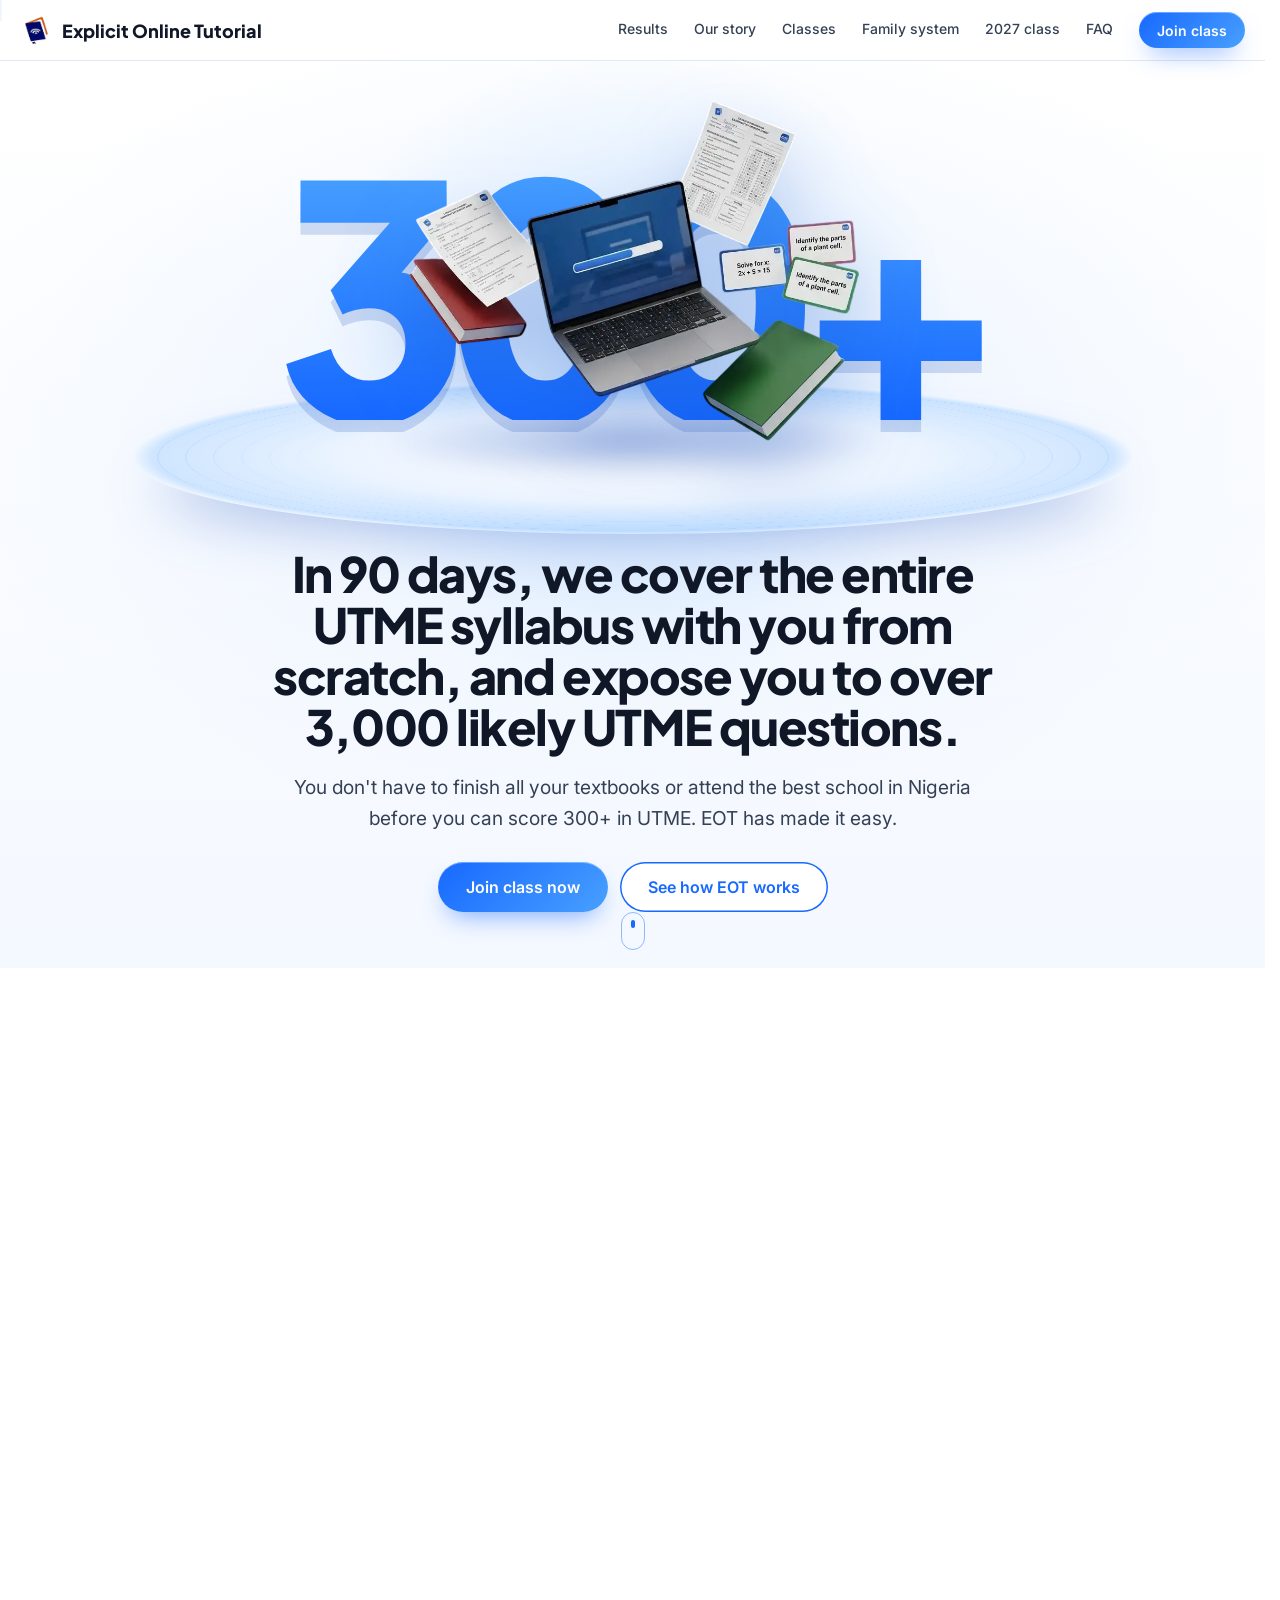
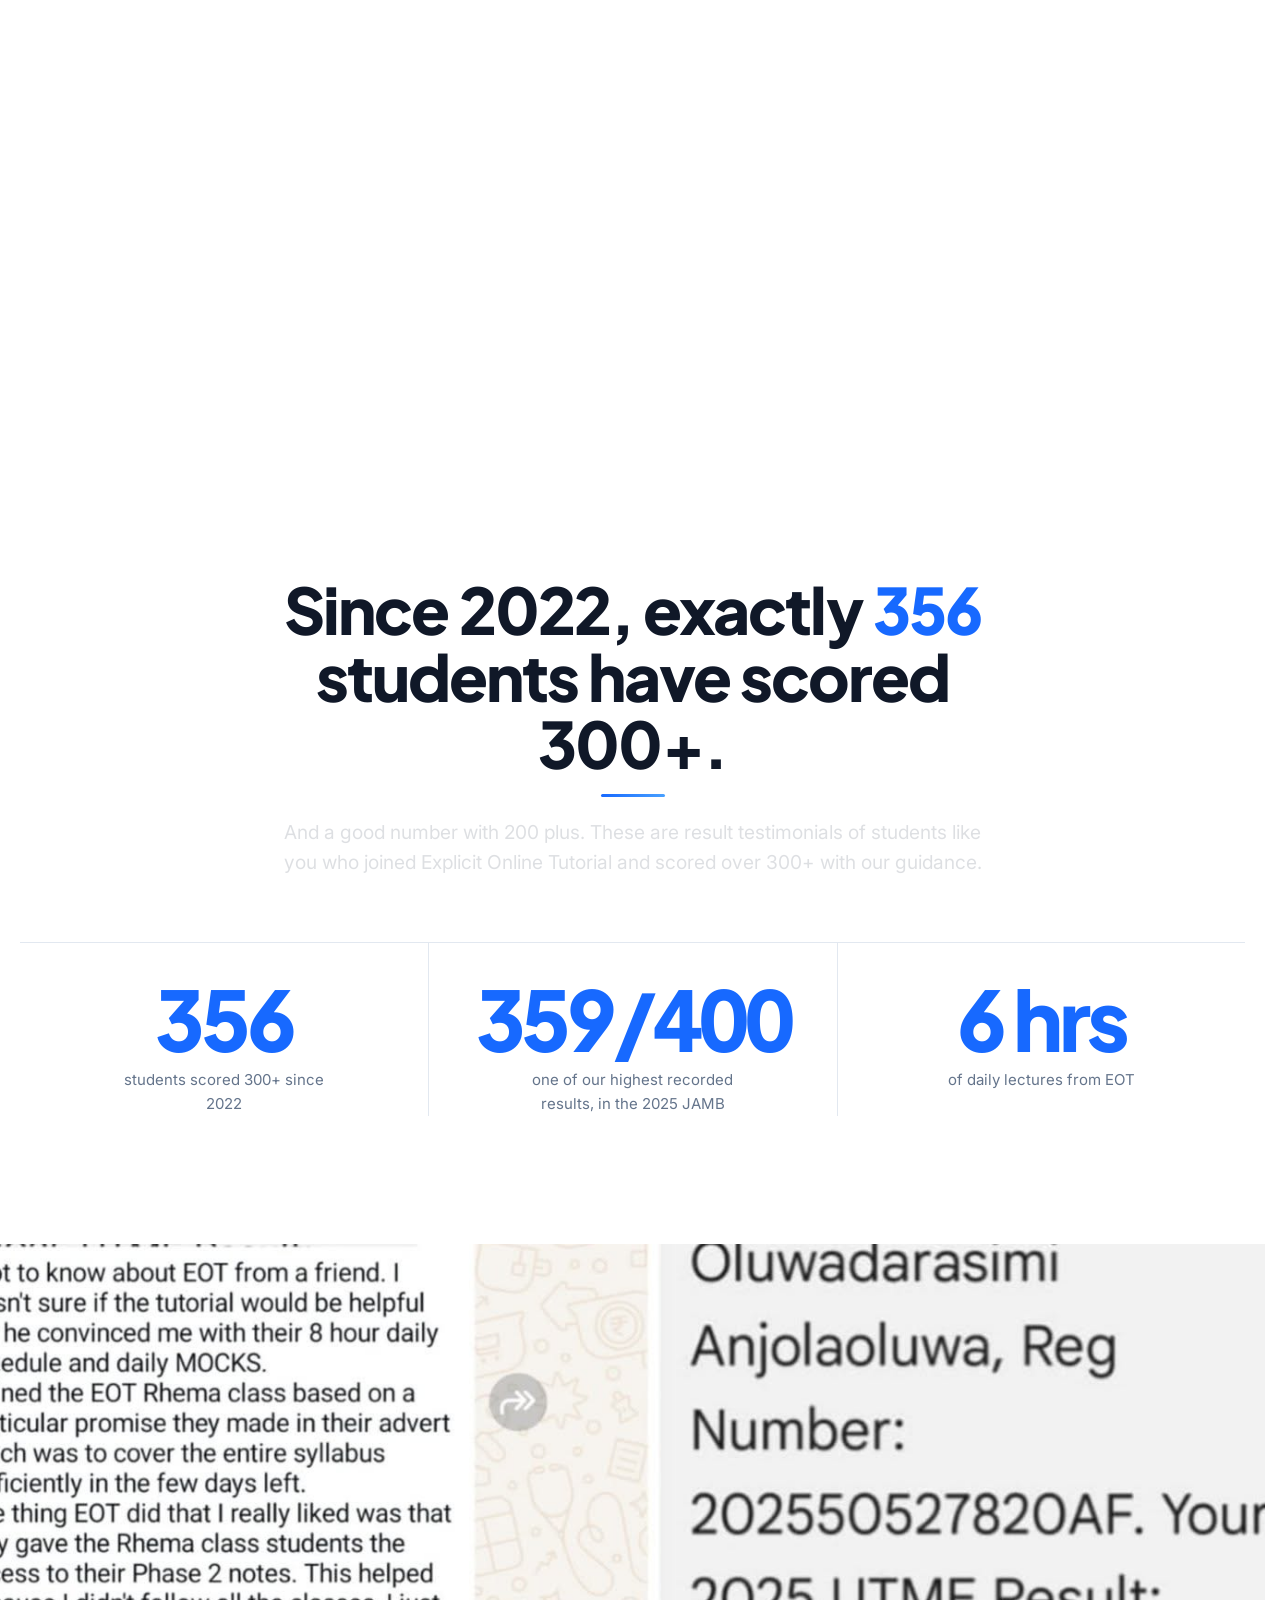
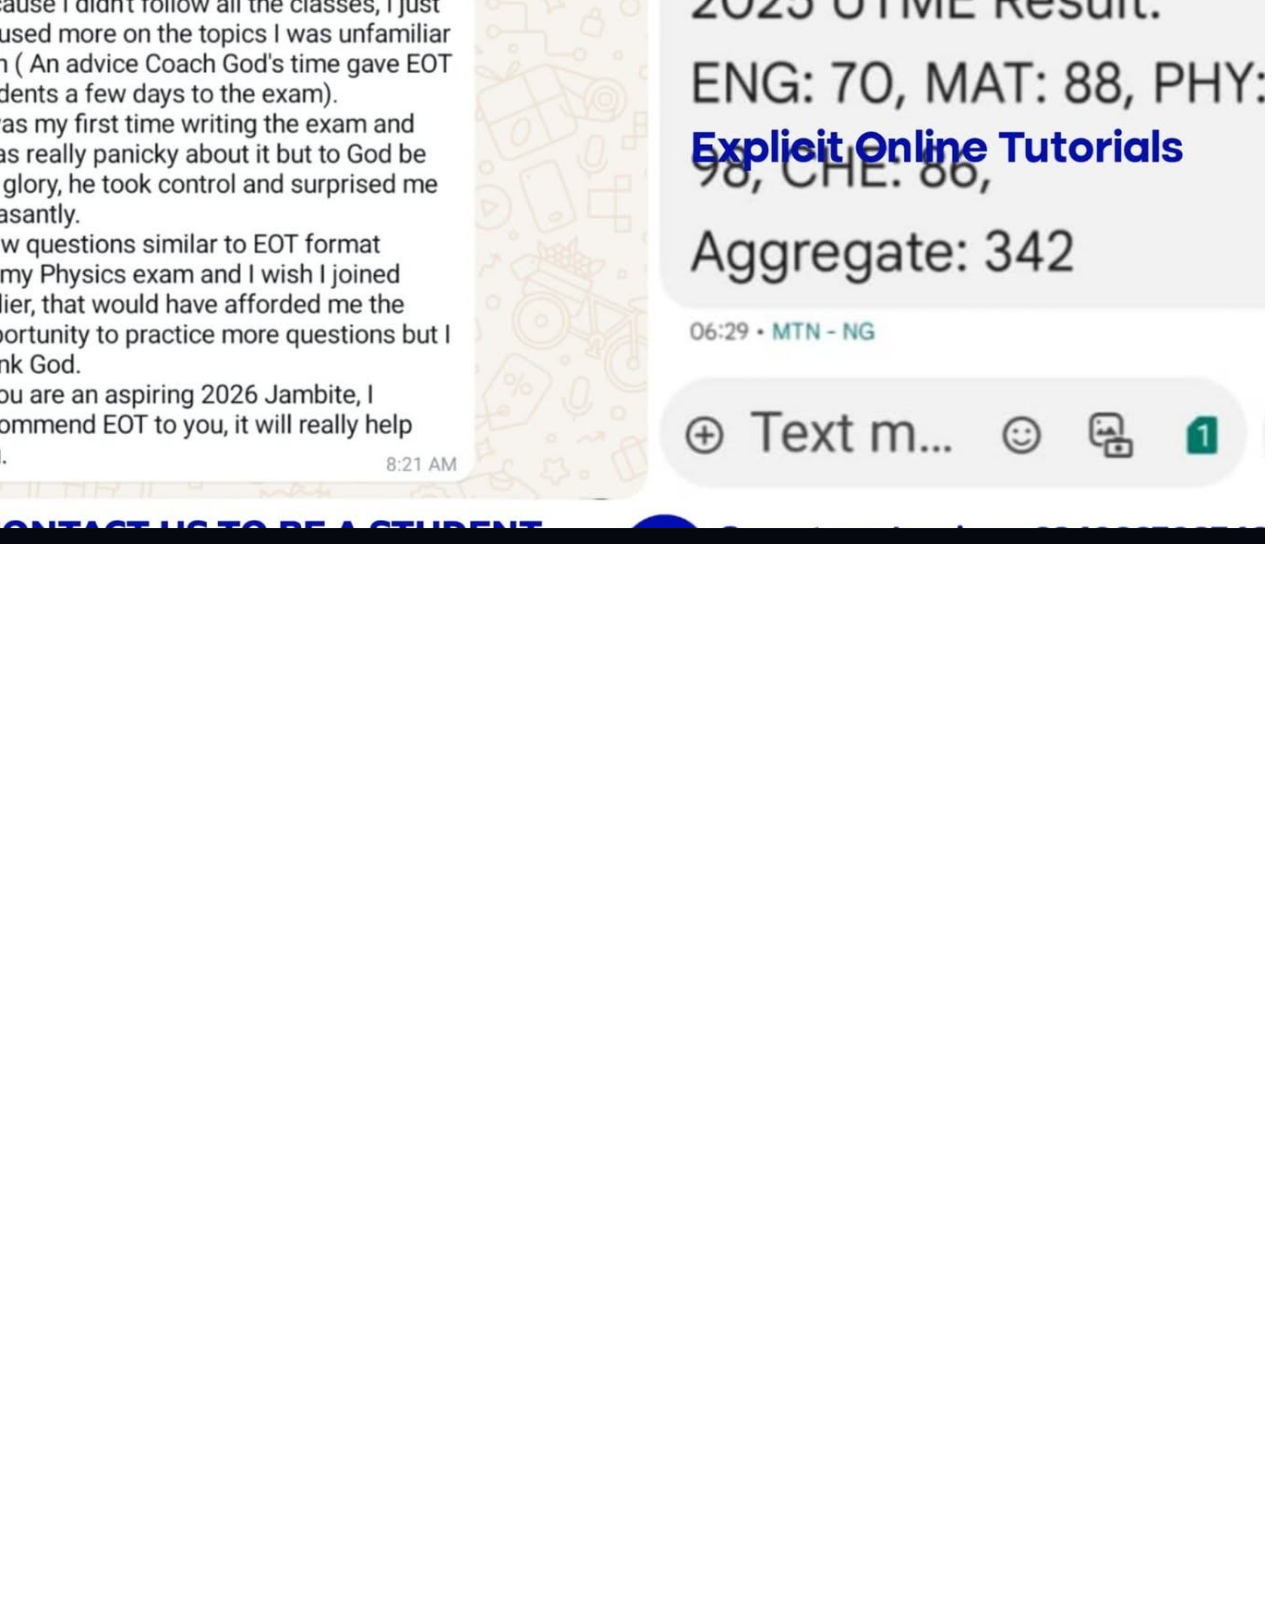
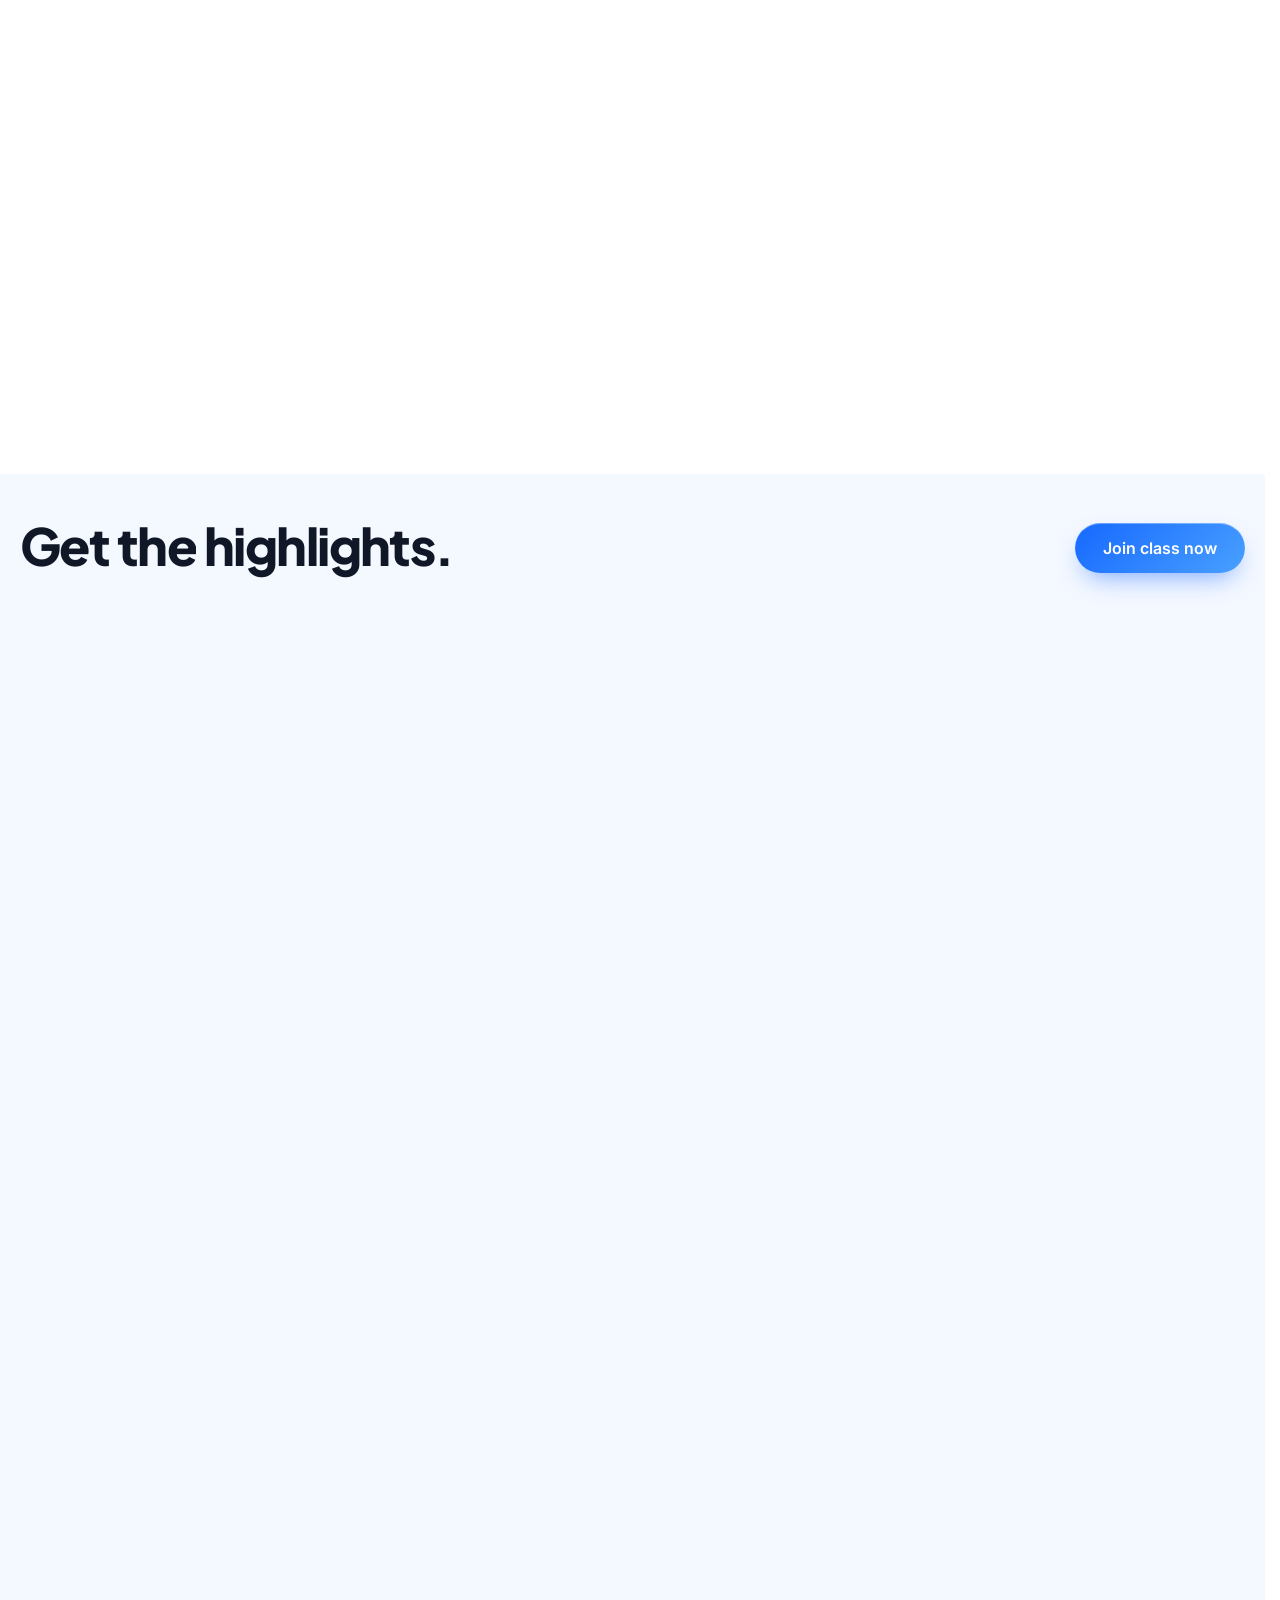
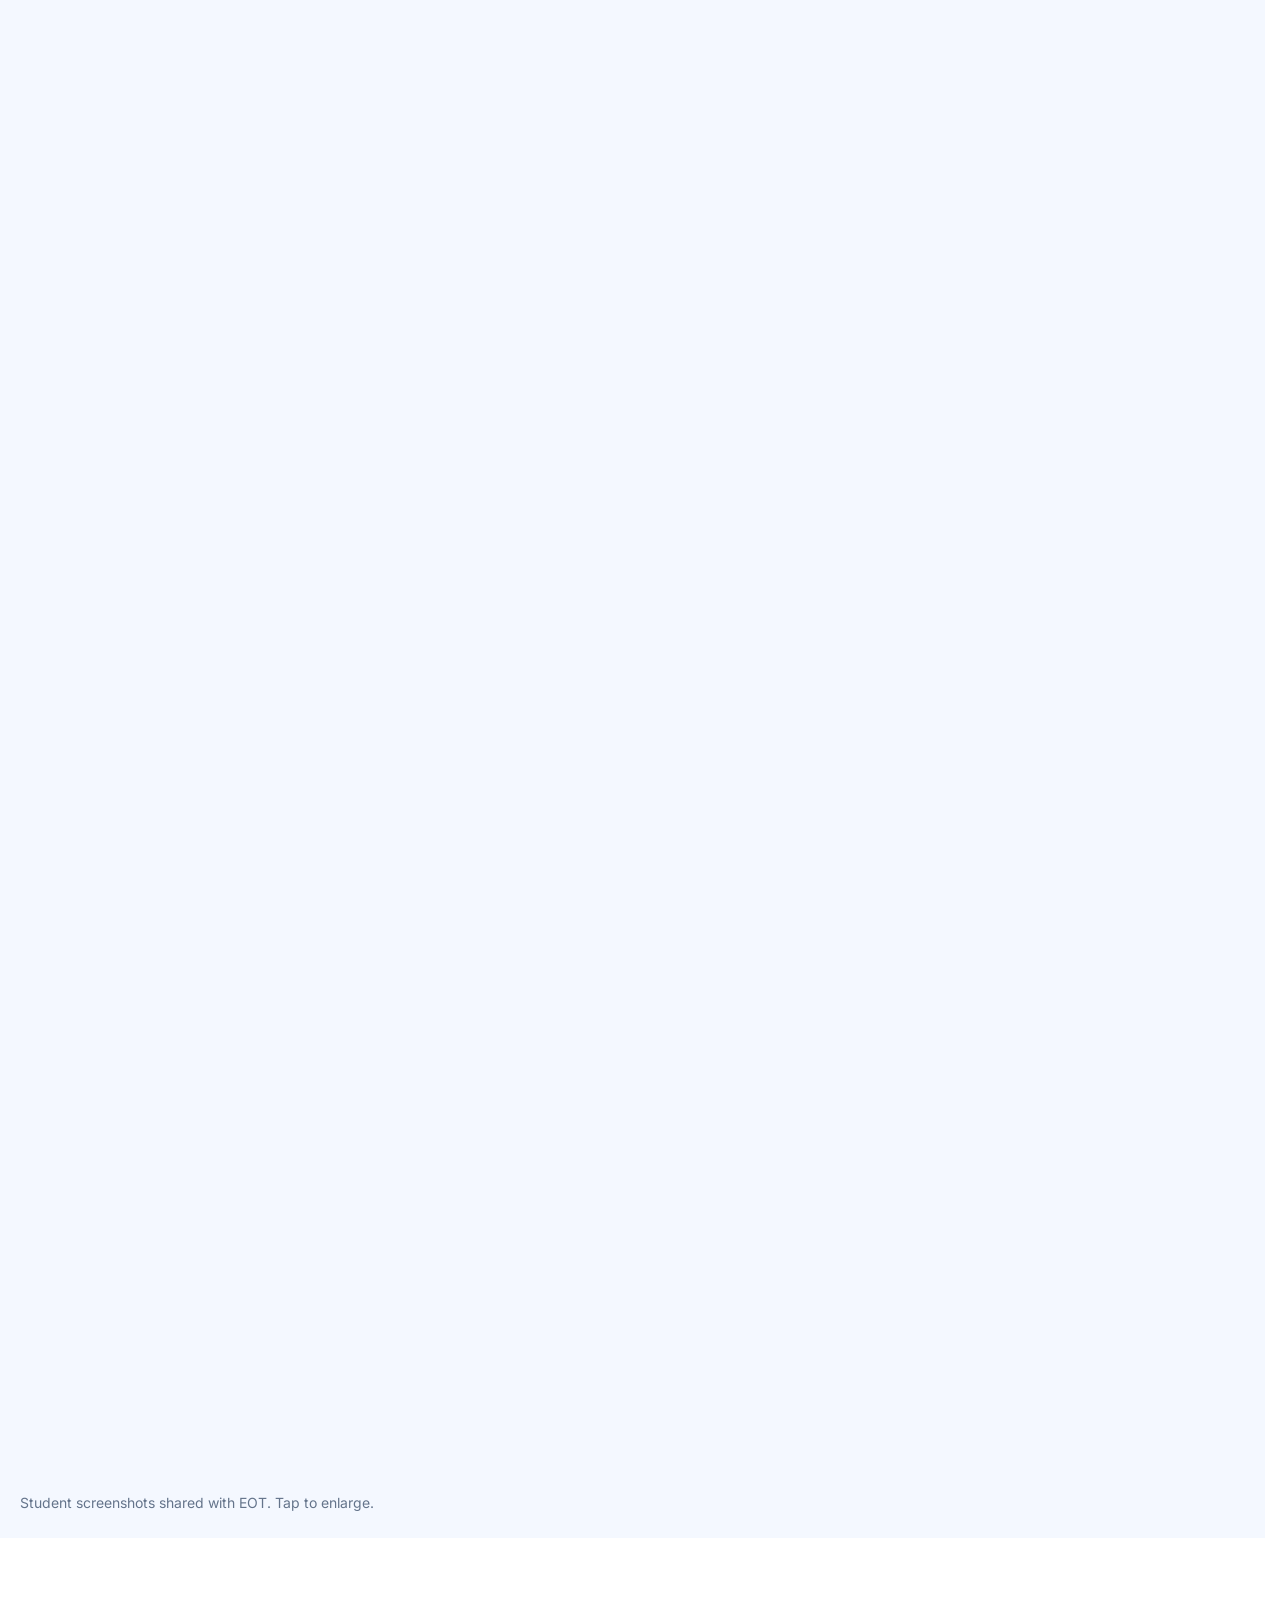
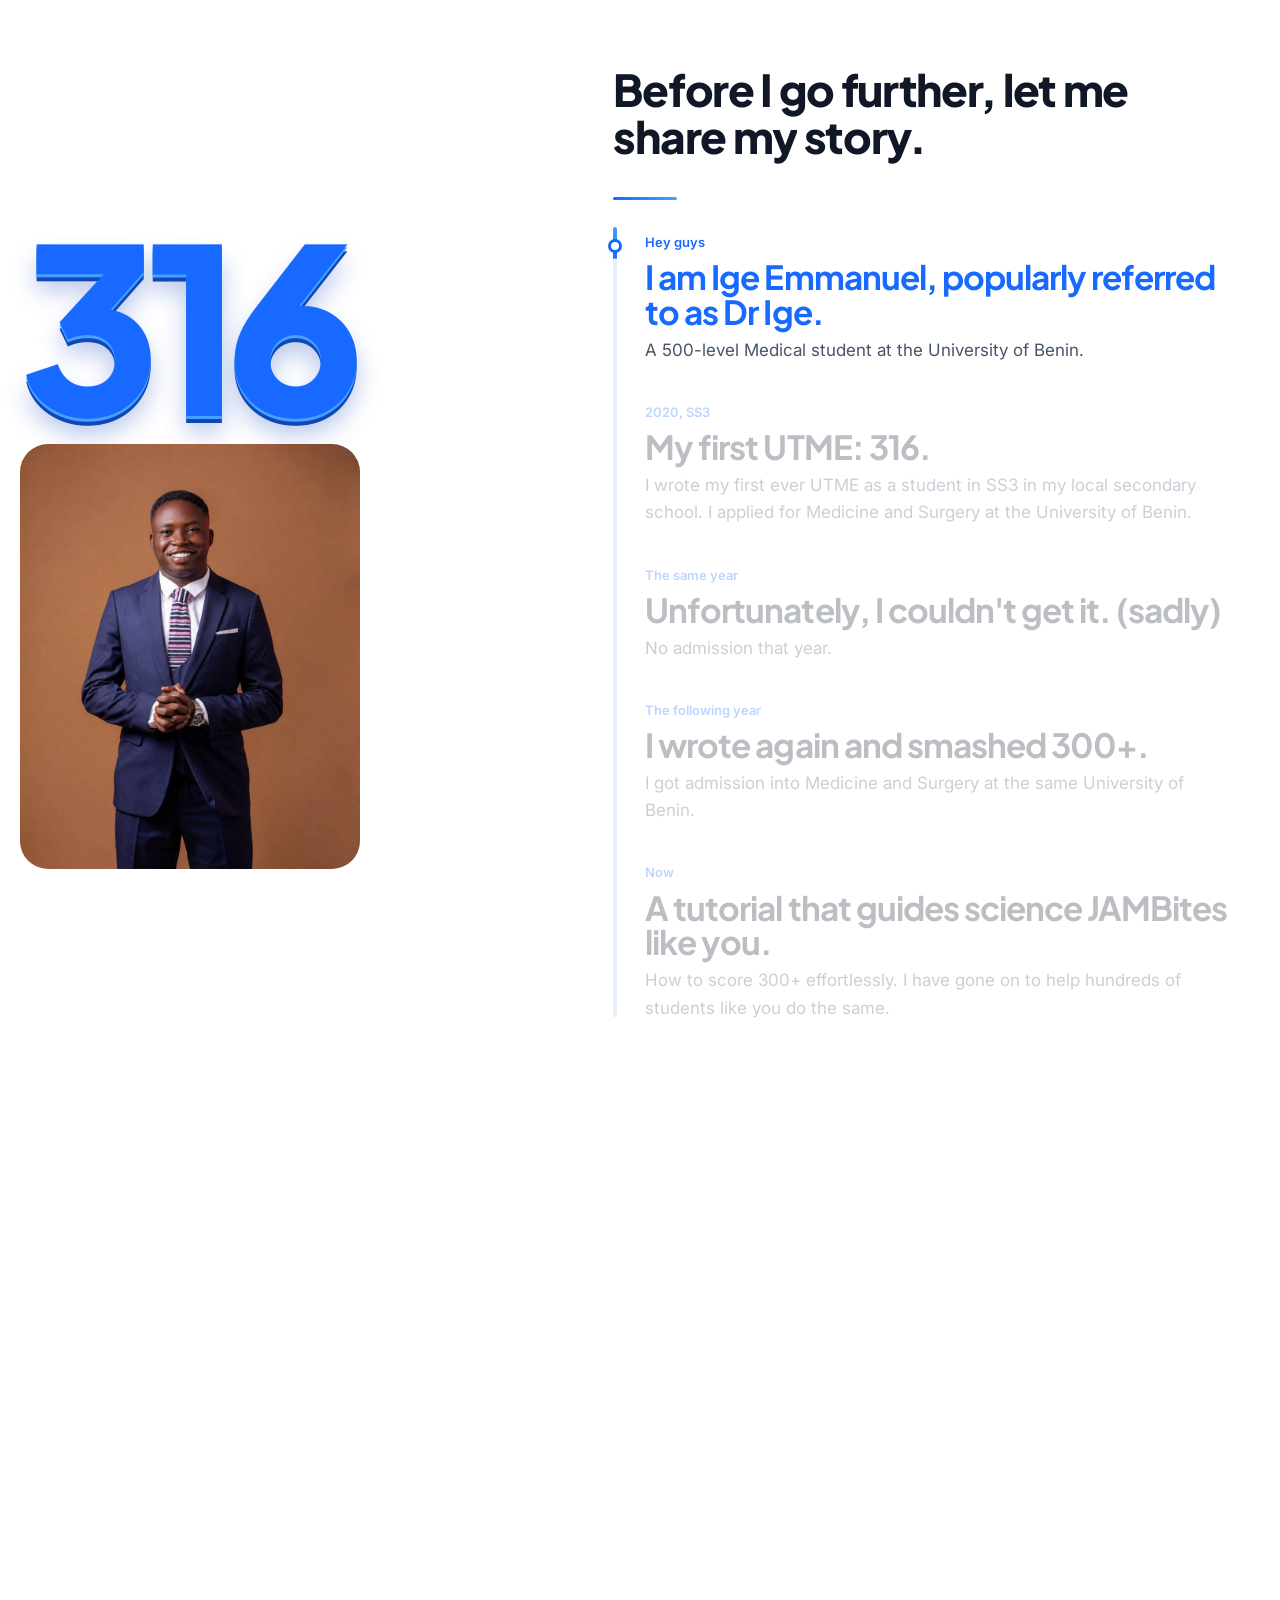
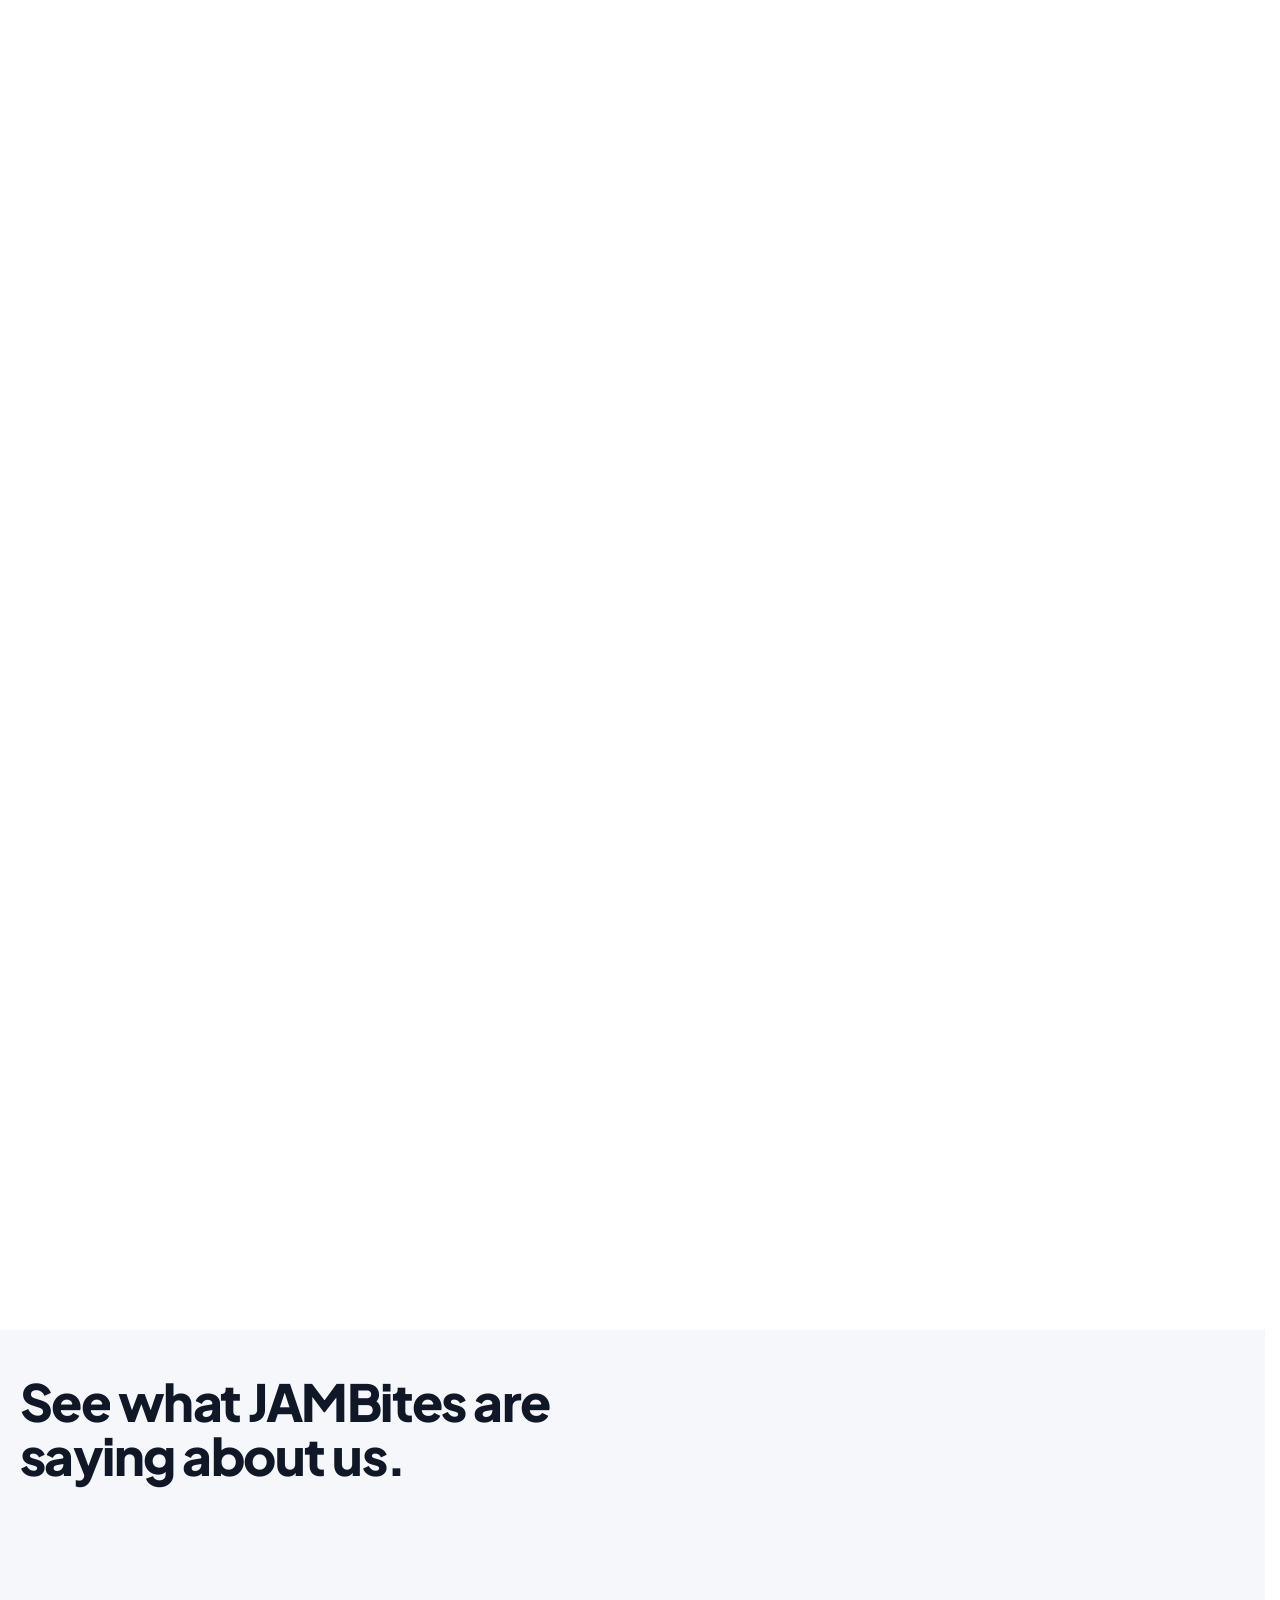
<file: index.html>
<!DOCTYPE html>
<html lang="en" class="is-loading">

<head>
  <meta charset="utf-8">
  <meta name="viewport" content="width=device-width, initial-scale=1, viewport-fit=cover">
  <title>Explicit Online Tutorial | 2027 UTME Science Class, Score 300+</title>
  <meta name="description"
    content="Cover the entire UTME syllabus in 90 days with Explicit Online Tutorial. 2027 Phase 1 class for science aspirants starts 20 October.">
  <link rel="preconnect" href="https://fonts.googleapis.com">
  <link
    href="https://fonts.googleapis.com/css2?family=Inter:wght@400;500;600&family=Plus+Jakarta+Sans:wght@600;700;800&display=swap"
    rel="stylesheet">
  <style id="eot-boot">
    html {
      scrollbar-gutter: stable
    }

    html.is-loading,
    html.is-loading body {
      overflow: hidden
    }

    #loader {
      position: fixed;
      inset: 0;
      z-index: 9999;
      display: grid;
      place-items: center;
      background: radial-gradient(900px 520px at 50% 28%, #EAF3FF, transparent 70%), #fff;
      transition: opacity .45s .05s ease, visibility 0s .5s
    }

    #loader.is-done {
      opacity: 0;
      visibility: hidden;
      pointer-events: none
    }

    .ld-box {
      width: min(340px, 80vw);
      text-align: center;
      transition: transform .6s cubic-bezier(.16, 1, .3, 1), opacity .4s, filter .45s
    }

    #loader.is-done .ld-box {
      transform: scale(1.5);
      opacity: 0;
      filter: blur(10px)
    }

    .ld-logo {
      position: relative;
      width: 96px;
      height: 96px;
      margin: 0 auto 22px;
      display: grid;
      place-items: center;
      border-radius: 28px;
      background: #fff;
      box-shadow: 0 24px 50px -22px rgba(23, 105, 255, .55), 0 0 0 1px #E2E8F0;
      animation: ldfloat 2.6s ease-in-out infinite
    }

    .ld-logo img {
      width: 62px;
      height: 62px;
      object-fit: contain;
      position: relative
    }

    .ld-logo i {
      position: absolute;
      inset: -12px;
      border-radius: 36px;
      border: 2px solid #48A0FF;
      opacity: 0;
      animation: ldping 2s ease-out infinite
    }

    .ld-logo i:nth-child(2) {
      animation-delay: 1s
    }

    .ld-fallback {
      position: absolute;
      font: 800 26px/1 'Plus Jakarta Sans', system-ui, sans-serif;
      color: #1769FF;
      letter-spacing: -.04em
    }

    .ld-logo:not(.nologo) .ld-fallback {
      display: none
    }

    .ld-name {
      font: 700 18px/1.2 'Plus Jakarta Sans', system-ui, sans-serif;
      color: #101828;
      letter-spacing: -.02em
    }

    .ld-track {
      height: 6px;
      border-radius: 99px;
      background: #E2E8F0;
      overflow: hidden;
      margin: 22px 0 12px
    }

    .ld-bar {
      height: 100%;
      width: 100%;
      transform-origin: 0 50%;
      transform: scaleX(0);
      background: linear-gradient(90deg, #1769FF, #48A0FF);
      border-radius: 99px
    }

    .ld-meta {
      display: flex;
      justify-content: space-between;
      gap: 12px;
      font: 500 13.5px Inter, system-ui, sans-serif;
      color: #64748B
    }

    .ld-pct {
      font-variant-numeric: tabular-nums;
      font-weight: 600;
      color: #1769FF
    }

    @keyframes ldping {
      from {
        opacity: .65;
        transform: scale(.88)
      }

      to {
        opacity: 0;
        transform: scale(1.3)
      }
    }

    @keyframes ldfloat {
      50% {
        transform: translateY(-6px)
      }
    }

    /* lazy images fade in once loaded (only active when lazy.js is running) */
    .lz-on img[loading="lazy"]:not(.is-in) {
      opacity: 0
    }

    .lz-on img.is-in {
      animation: lzin .8s ease backwards
    }

    @keyframes lzin {
      from {
        opacity: 0;
        transform: scale(1.03)
      }
    }

    @media (prefers-reduced-motion:reduce) {

      .ld-logo,
      .ld-logo i {
        animation: none
      }

      .ld-box,
      #loader {
        transition-duration: .01s !important
      }

      .lz-on img.is-in {
        animation: none
      }
    }
  </style>
  <noscript>
    <style>
      #loader {
        display: none !important
      }

      html.is-loading,
      html.is-loading body {
        overflow: auto !important
      }

      .lz-on img[loading="lazy"] {
        opacity: 1 !important
      }
    </style>
  </noscript>
  <link rel="stylesheet" href="css/style.css">
  <link rel="stylesheet" href="css/checkout.css">
  <link rel="stylesheet" href="css/dramatic.css">
</head>

<body>
  <div id="loader" role="status" aria-live="polite" aria-label="Loading Explicit Online Tutorial">
    <div class="ld-box">
      <div class="ld-logo"><i></i><i></i><b class="ld-fallback">EOT</b><img src="assets/img/eot-logo.png" alt=""
          width="62" height="62" data-critical decoding="async"
          onerror="this.parentNode.classList.add('nologo');this.style.display='none'"></div>
      <div class="ld-name">Explicit Online Tutorial</div>
      <div class="ld-track" aria-hidden="true">
        <div class="ld-bar"></div>
      </div>
      <div class="ld-meta"><span class="ld-msg">Loading</span><span class="ld-pct" aria-hidden="true">0%</span></div>
    </div>
  </div>
  <script src="js/loader.js"></script>
  <header class="top">
    <div class="w nav"><a class="logo" href="#hero"><img src="assets/img/eot-logo.png" alt="EOT logo" class="logo-mark"
          data-critical decoding="async" fetchpriority="high"><span>Explicit Online Tutorial</span></a><button
        class="burger" aria-label="Open menu" aria-expanded="false" aria-controls="lk">☰</button>
      <nav class="links" id="lk" aria-label="Main"><a href="#results">Results</a><a href="#story">Our story</a><a
          href="#classes">Classes</a><a href="#family">Family system</a><a href="#programme">2027 class</a><a
          href="#faq">FAQ</a><a class="btn sm" data-join href="#enrol">Join class</a></nav>
    </div>
  </header>
  <aside class="pill" data-subnav aria-label="Enrol"><span>Phase 1 · starts 20 Oct</span><a class="btn sm" data-join
      href="#enrol">Join now</a></aside>
  <main>
    <section class="hero" id="hero" data-pin>
      <div class="w" data-pin-inner>
        <div class="stack">
          <div class="floor" aria-hidden="true"></div>
          <div class="giant" data-scrub="scale" aria-hidden="true">300+</div>
          <figure class="d3 " data-scrub='float' data-depth='40'><img src="assets/3d/hero-scene.webp" alt=""
              data-critical decoding="async" fetchpriority="high">
            <figcaption>3D file needed:<br>assets/3d/hero-scene.webp<br>Floating books, laptop, exam sheets and question
              cards, transparent background</figcaption>
          </figure>
        </div>
        <h1 data-reveal>In 90 days, we cover the entire UTME syllabus with you from scratch, and expose you to over
          3,000 likely UTME questions.</h1>
        <p class="lead" data-reveal>You don't have to finish all your textbooks or attend the best school in Nigeria
          before you can score 300+ in UTME. EOT has made it easy.</p>
        <div class="cta" data-reveal><a class="btn" data-join href="#enrol">Join class now</a><a class="btn ghost"
            href="#classes">See how EOT works</a></div>
      </div>
    </section>

    <section class="sec" id="results">
      <div class="w c">
        <h2 data-reveal>Since 2022, exactly <span class="b" data-counter data-to="356">356</span> students have scored
          300+.</h2>
        <p class="lead" data-reveal>And a good number with 200 plus. These are result testimonials of students like you
          who joined Explicit Online Tutorial and scored over 300+ with our guidance.</p>
        <div class="stats">
          <div class="stat" data-reveal><b><span data-counter data-to="356">356</span></b><span>students scored 300+
              since 2022</span></div>
          <div class="stat" data-reveal><b>359/400</b><span>one of our highest recorded results, in the 2025 JAMB</span>
          </div>
          <div class="stat" data-reveal><b><span data-counter data-to="6">6</span> hrs</b><span>of daily lectures from
              EOT</span></div>
        </div>
      </div>
    </section>

    <section class="sec pale hs">
      <div class="w head">
        <h2 data-reveal>Get the highlights.</h2><a class="btn" data-join href="#enrol">Join class now</a>
      </div>
      <div class="track" data-hscroll>
        <div class="track-inner" data-track style="display:contents"><button data-zoom="assets/img/results-01.jpg"
            class=""><img src="assets/img/results-01.jpg" alt="Student result or testimonial screenshot shared with EOT"
              loading="lazy" decoding="async"></button><button data-zoom="assets/img/results-02.jpg" class=""><img
              src="assets/img/results-02.jpg" alt="Student result or testimonial screenshot shared with EOT"
              loading="lazy" decoding="async"></button><button data-zoom="assets/img/results-03.jpg" class=""><img
              src="assets/img/results-03.jpg" alt="Student result or testimonial screenshot shared with EOT"
              loading="lazy" decoding="async"></button><button data-zoom="assets/img/results-04.jpg" class=""><img
              src="assets/img/results-04.jpg" alt="Student result or testimonial screenshot shared with EOT"
              loading="lazy" decoding="async"></button><button data-zoom="assets/img/results-05.jpg" class=""><img
              src="assets/img/results-05.jpg" alt="Student result or testimonial screenshot shared with EOT"
              loading="lazy" decoding="async"></button><button data-zoom="assets/img/results-06.jpg" class=""><img
              src="assets/img/results-06.jpg" alt="Student result or testimonial screenshot shared with EOT"
              loading="lazy" decoding="async"></button><button data-zoom="assets/img/results-07.jpg" class=""><img
              src="assets/img/results-07.jpg" alt="Student result or testimonial screenshot shared with EOT"
              loading="lazy" decoding="async"></button></div>
      </div>
      <div class="w">
        <p class="note">Student screenshots shared with EOT. Tap to enlarge.</p>
      </div>
    </section>

    <section class="sec" id="story" data-steps>
      <div class="w story">
        <div data-step-visual>
          <div class="num" data-scrub="scale">316</div>
          <figure class="d3" style="margin-top:24px;max-width:340px"><img src="assets/img/founder.jpg"
              alt="Ige Emmanuel, founder of EOT" style="filter:none;border-radius:28px" loading="lazy" decoding="async">
            <figcaption>Founder photo needed:<br>assets/img/founder.jpg</figcaption>
          </figure>
        </div>
        <div class="beats">
          <h2 data-reveal style="font-size:clamp(28px,3.6vw,44px)">Before I go further, let me share my story.</h2>
          <div class="beat on" data-step><span>Hey guys</span>
            <h3>I am Ige Emmanuel, popularly referred to as Dr Ige.</h3>
            <p>A 500-level Medical student at the University of Benin.</p>
          </div>
          <div class="beat" data-step><span>2020, SS3</span>
            <h3>My first UTME: 316.</h3>
            <p>I wrote my first ever UTME as a student in SS3 in my local secondary school. I applied for Medicine and
              Surgery at the University of Benin.</p>
          </div>
          <div class="beat" data-step><span>The same year</span>
            <h3>Unfortunately, I couldn't get it. (sadly)</h3>
            <p>No admission that year.</p>
          </div>
          <div class="beat" data-step><span>The following year</span>
            <h3>I wrote again and smashed 300+.</h3>
            <p>I got admission into Medicine and Surgery at the same University of Benin.</p>
          </div>
          <div class="beat" data-step><span>Now</span>
            <h3>A tutorial that guides science JAMBites like you.</h3>
            <p>How to score 300+ effortlessly. I have gone on to help hundreds of students like you do the same.</p>
          </div>
        </div>
      </div>
    </section>

    <section class="sec grey hs">
      <div class="w head">
        <h2 data-reveal>See what JAMBites are saying about us.</h2>
      </div>
      <div class="track" data-hscroll>
        <div data-track style="display:contents"><button data-zoom="assets/img/chat-01.jpg" class=""><img
              src="assets/img/chat-01.jpg" alt="Student testimonial screenshot about EOT" loading="lazy"
              decoding="async"></button><button data-zoom="assets/img/chat-02.jpg" class=""><img
              src="assets/img/chat-02.jpg" alt="Student testimonial screenshot about EOT" loading="lazy"
              decoding="async"></button><button data-zoom="assets/img/chat-03.jpg" class=""><img
              src="assets/img/chat-03.jpg" alt="Student testimonial screenshot about EOT" loading="lazy"
              decoding="async"></button><button data-zoom="assets/img/chat-04.jpg" class=""><img
              src="assets/img/chat-04.jpg" alt="Student testimonial screenshot about EOT" loading="lazy"
              decoding="async"></button><button data-zoom="assets/img/chat-05.png" class="tall"><img
              src="assets/img/chat-05.png" alt="Student testimonial screenshot about EOT" loading="lazy"
              decoding="async"></button><button data-zoom="assets/img/chat-06.png" class="tall"><img
              src="assets/img/chat-06.png" alt="Student testimonial screenshot about EOT" loading="lazy"
              decoding="async"></button></div>
      </div>
    </section>

    <section class="sec" id="classes">
      <div class="w c">
        <h2 data-reveal>When it comes to teaching, no other tutorial comes close.</h2>
        <p class="lead" data-reveal>Our classes are 100% online, and our teaching style makes learning enjoyable and
          easy to understand. Even students who don't like online classes now prefer EOT classes because of the way it
          is structured.</p>
        <div class="stage" data-expand><video id="vd" controls preload="none" playsinline
            data-poster="assets/video/class-poster.jpg" aria-label="EOT class highlight">
            <source src="assets/video/class-highlight.mp4" type="video/mp4">
          </video><button class="play" id="pl" aria-label="Play class preview">▶</button></div>
      </div>
    </section>

    <section class="sec pale" id="family">
      <div class="w fam">
        <div>
          <h2 data-reveal>Beyond the teaching, a strong support system: the Family System.</h2>
          <p class="lead" data-reveal>When you join, you're not only added to a group where we bombard you with a series
            of lectures.</p>
          <div class="steps" data-steps>
            <div class="step on" data-step><i>👨‍👩‍👧</i>
              <h3>An exclusive family group</h3>
              <p>We add you to an exclusive "family group".</p>
            </div>
            <div class="step" data-step><i>📞</i>
              <h3>Personal follow-up</h3>
              <p>We assign someone to make sure you follow our daily lecture schedule, and call you personally to
                encourage and support you.</p>
            </div>
            <div class="step" data-step><i>🗓️</i>
              <h3>6 hours of daily lectures</h3>
              <p>Every day, from EOT.</p>
            </div>
            <div class="step" data-step><i>⏰</i>
              <h3>The 4AM Reading Club</h3>
              <p>Fully supervised. This is where scholars are made.</p>
            </div>
          </div>
          <div class="time" data-reveal>4AM – 7AM</div>
          <p style="max-width:46ch">Students wake up every day at 4am and read till 7am before they begin their day, in
            addition to the 6 hours daily lecture.</p>
        </div>
        <div data-step-visual>
          <figure class="d3 "><img src="assets/3d/clock-3d.webp" alt="" loading="lazy" decoding="async">
            <figcaption>3D file needed:<br>assets/3d/clock-3d.webp<br>A glossy blue alarm clock or study desk with a
              floating calendar</figcaption>
          </figure>
        </div>
      </div>
    </section>

    <section class="sec">
      <div class="w">
        <h2 data-reveal>Mock tests, notes and replays that keep you consistent.</h2>
        <div class="fg">
          <div class="f wd" data-reveal>
            <h3>A compulsory mock test every week</h3>
            <p>Similar to the actual UTME standard. Most times, our students get to see similar questions in the main
              exam (word for word).</p>
            <figure class="d3 "><img src="assets/3d/feature-mock.webp" alt="" loading="lazy" decoding="async">
              <figcaption>3D file needed:<br>assets/3d/feature-mock.webp<br>Stack of exam sheets with a pencil
              </figcaption>
            </figure>
          </div>
          <div class="f wd" data-reveal>
            <h3>Lifetime access to all classes</h3>
            <p>Even if you change your phone, just log in on the new phone and see the previous classes, which you won't
              get in a physical tutorial.</p>
            <figure class="d3 "><img src="assets/3d/feature-replay.webp" alt="" loading="lazy" decoding="async">
              <figcaption>3D file needed:<br>assets/3d/feature-replay.webp<br>Phone showing a play button</figcaption>
            </figure>
          </div>
          <div class="f" data-reveal>
            <h3>Never lose a missed class</h3>
            <p>Come back, go through everything and get the exact points without missing anything.</p>
          </div>
          <div class="f" data-reveal>
            <h3>Detailed PDF summary notes</h3>
            <p>Before any class.</p>
            <figure class="d3 "><img src="assets/3d/feature-notes.webp" alt="" loading="lazy" decoding="async">
              <figcaption>3D file needed:<br>assets/3d/feature-notes.webp<br>Stacked PDF documents</figcaption>
            </figure>
          </div>
          <div class="f" data-reveal>
            <h3>Highly repeated UTME questions</h3>
            <p>So you'll likely see repeated questions in your UTME.</p>
            <figure class="d3 "><img src="assets/3d/feature-questions.webp" alt="" loading="lazy" decoding="async">
              <figcaption>3D file needed:<br>assets/3d/feature-questions.webp<br>Floating question cards</figcaption>
            </figure>
          </div>
        </div>
      </div>
    </section>

    <section class="sec pale" id="programme">
      <div class="w">
        <h2 data-reveal>The 2027 Phase 1 UTME class.</h2>
        <p class="lead" data-reveal>Currently running for 2027 UTME science aspirants. It officially begins on the 20th
          of October and runs till December 20th (2 months).</p>
        <div class="dates" data-reveal>
          <div><small>Starts</small>20 Oct</div>
          <div><small>Ends</small>20 Dec</div>
        </div>
        <div class="pg">
          <div>
            <p><strong>Subjects covered</strong></p>
            <div class="subj">
              <span>English</span><span>Mathematics</span><span>Physics</span><span>Chemistry</span><span>Biology</span>
            </div>
            <figure class="photo" data-reveal>
              <img src="assets/img/programme-photo.jpg" alt="EOT founder and students" loading="lazy" decoding="async">
              <figcaption>Your photo goes here:<br>assets/img/programme-photo.jpg<br>(Dr Ige, the EOT team, or a student
                giving a thumbs up)</figcaption>
            </figure>
          </div>
          <ul class="ck">
            <li>We help cover the entire UTME syllabus at least once within this period.</li>
            <li>You cover over 2000 highly repeated UTME questions, so you'll likely see repeated questions in your
              UTME, like most of our previous students do.</li>
            <li>A personal accountability coach to guide you and make sure you follow all our schedule.</li>
            <li>Detailed summary notes in PDF before any class.</li>
            <li>The 4am reading club (fully supervised).</li>
          </ul>
        </div>
        <p style="margin-top:36px"><a class="btn" data-join href="#enrol">Join the 2027 class</a></p>
      </div>
    </section>

    <section class="sec">
      <div class="w c">
        <h2 data-reveal>Project 300+ and prizes for our top scorers.</h2>
        <p class="lead" data-reveal>In 2026 (the last UTME), we ran "Project 300+" and gave the highest top scorer in
          EOT a 200k cash prize. This year we've curated something spectacular for our top scorers.</p>
        <div class="rw">
          <div class="pz" data-reveal><em>2nd runner up</em><b>An iPad</b>
            <figure class="d3 "><img src="assets/3d/reward-ipad.webp" alt="" loading="lazy" decoding="async">
              <figcaption>3D file needed:<br>assets/3d/reward-ipad.webp<br>Tablet floating at an angle</figcaption>
            </figure>
          </div>
          <div class="pz first" data-reveal><em>Overall top scorer</em><b>A brand new laptop from EOT</b>
            <figure class="d3 "><img src="assets/3d/reward-laptop.webp" alt="" loading="lazy" decoding="async">
              <figcaption>3D file needed:<br>assets/3d/reward-laptop.webp<br>Open laptop with blue glow</figcaption>
            </figure>
          </div>
          <div class="pz" data-reveal><em>2026 top scorer</em><b>₦200,000 cash</b>
            <figure class="d3 "><img src="assets/3d/reward-cash.webp" alt="" loading="lazy" decoding="async">
              <figcaption>3D file needed:<br>assets/3d/reward-cash.webp<br>Gift box or stack of notes</figcaption>
            </figure>
          </div>
        </div>
        <div class="ref" style="text-align:left">
          <div>
            <p>Refer any of your friends or siblings to join us and receive</p><b>₦1,500 each</b>
            <p>Imagine referring 100 students within a month. That's 150k for you.</p>
          </div><button data-zoom="assets/img/project300-receipt.jpg"
            aria-label="Enlarge 2026 prize payment receipt"><img src="assets/img/project300-receipt.jpg"
              alt="Receipt for the 2026 Project 300+ cash prize" loading="lazy" decoding="async"></button>
        </div>
      </div>
    </section>

    <section class="sec pale" id="enrol">
      <div class="w c">
        <h2 data-reveal>It can be you, starting with a single step.</h2>
        <p class="lead" data-reveal>Our fee costs less than a full plate of rice from Chicken Republic, or a decent
          monthly data plan.</p>

        <form class="co" id="enrolForm" novalidate autocomplete="on">
          <div class="pr" role="radiogroup" aria-label="Choose your plan">
            <label class="plan" data-plan="monthly"><input type="radio" name="plan" value="monthly"><span class="tick"
                aria-hidden="true"></span><small>Pay monthly</small><b>₦10k</b>
              <p>per month</p>
            </label>
            <label class="plan hi is-sel" data-plan="phase1"><input type="radio" name="plan" value="phase1"
                checked><span class="tick" aria-hidden="true"></span><small>Pay ahead for the entire Phase 1
                tutorial</small><b>₦18k</b>
              <p>for 2 months</p><span class="save">Save ₦2,000</span>
            </label>
          </div>

          <div class="co-card">
            <h3>Secure your slot</h3>
            <p class="sub">Fill in the student's details, then pay securely with Paystack.</p>
            <div class="cg">
              <div class="fld full"><label class="t" for="f-name">Student's full name</label><input id="f-name"
                  name="name" type="text" autocomplete="name" placeholder="e.g. Adaeze Okafor" required><span
                  class="msg" role="alert"></span></div>
              <div class="fld"><label class="t" for="f-email">Email address</label><input id="f-email" name="email"
                  type="email" autocomplete="email" inputmode="email" placeholder="you@example.com" required><span
                  class="msg" role="alert"></span></div>
              <div class="fld"><label class="t" for="f-phone">WhatsApp number</label><input id="f-phone" name="phone"
                  type="tel" autocomplete="tel" inputmode="tel" placeholder="0803 123 4567" required><span class="msg"
                  role="alert"></span></div>
              <div class="fld"><label class="t" for="f-state">State of residence</label><input id="f-state" name="state"
                  type="text" autocomplete="address-level1" placeholder="e.g. Rivers" required><span class="msg"
                  role="alert"></span></div>
              <div class="fld"><label class="t" for="f-ref">Referred by <em>(optional)</em></label><input id="f-ref"
                  name="referral" type="text" placeholder="Name of the student who referred you"></div>
              <div class="fld full"><label class="agree"><input type="checkbox" name="agree"><span>I understand that EOT
                    classes are 100% online</span></label></div>
            </div>

            <div class="sum"><span>You're paying for<strong id="coPlan">Full Phase 1 (2 months)</strong></span><b
                id="coTotal">₦18,000</b></div>
            <p class="co-err" id="coError" role="alert" hidden></p>
            <button class="btn pay" id="payBtn" type="submit"><span class="spin" aria-hidden="true"></span><span
                class="lbl">Pay ₦18,000 securely</span></button>

            <div class="secure">
              <span><svg viewBox="0 0 24 24" fill="none" stroke="currentColor" stroke-width="2" stroke-linecap="round"
                  stroke-linejoin="round">
                  <rect x="4" y="10" width="16" height="10" rx="3" />
                  <path d="M8 10V7a4 4 0 018 0v3" />
                </svg>Secured by Paystack</span>
              <span><svg viewBox="0 0 24 24" fill="none" stroke="currentColor" stroke-width="2" stroke-linecap="round"
                  stroke-linejoin="round">
                  <path d="M12 3l8 3v6c0 5-3.5 8-8 9-4.5-1-8-4-8-9V6z" />
                </svg>We never see your card details</span>
            </div>
            <div class="cards" aria-label="Payment methods"><i>Card</i><i>Bank transfer</i><i>USSD</i></div>
          </div>
        </form>
      </div>
    </section>

    <section class="sec" id="faq">
      <div class="w">
        <h2 data-reveal>Frequently asked questions.</h2>
        <div class="faq">
          <details>
            <summary>Is this tutorial only for Science students?</summary>
            <div class="ans">
              <div>
                <p>Yes. The classes are specifically structured for Science students preparing for UTME.</p>
              </div>
            </div>
          </details>
          <details>
            <summary>What subjects are covered?</summary>
            <div class="ans">
              <div>
                <p>English, Mathematics, Physics, Chemistry and Biology.</p>
              </div>
            </div>
          </details>
          <details>
            <summary>Will EOT actually help me pass JAMB?</summary>
            <div class="ans">
              <div>
                <p>Yes. If you join EOT and genuinely follow through with the classes, study schedule, practice
                  questions, mock exams and other activities we provide, you'll be putting yourself in a much better
                  position to perform well in JAMB.</p>
                <p>And we're not saying this without results. So far, over 356 students have registered for EOT, and
                  we've had students record 300+ scores in JAMB. One of our highest recorded results was 359/400 in the
                  2025 JAMB, achieved by a student who went through our preparation process.</p>
                <p>But our goal is not simply to help you "pass" JAMB. The real goal is to help you understand what
                  you're being taught, practise the right questions, improve your speed and accuracy, and prepare well
                  enough to compete for a high score that can support your admission goals in a Nigerian university.</p>
              </div>
            </div>
          </details>
          <details>
            <summary>Can an online tutorial be as effective as a physical tutorial?</summary>
            <div class="ans">
              <div>
                <p>Yes, 100%. An online tutorial can be just as effective as a physical tutorial, and in some cases even
                  more convenient.</p>
                <p>With physical tutorials, you have to spend money and time getting to the venue. You may also deal
                  with noise, distractions, or sitting far from the tutor where you can't hear properly.</p>
                <p>With EOT, you can learn from wherever you are and access your classes online. And if you miss a
                  class, you don't miss the lesson completely. You can go back, replay the voice explanations, study the
                  materials and review the class again until you understand it.</p>
                <p>So you get the flexibility to learn at your convenience, while still having access to structured
                  classes, practice questions, mock exams and support. The key isn't whether the tutorial is physical or
                  online. It's having the right system and actually following through with it.</p>
              </div>
            </div>
          </details>
        </div>
      </div>
    </section>

    <section class="sec fin">
      <div class="w">
        <h2 data-reveal>Ready to start your 2027 UTME preparation?</h2>
        <p class="lead">Click the button below to quickly secure your slot.</p><a class="btn" data-join
          href="#enrol">Join now</a>
      </div>
    </section>
  </main>
  <footer>
    <div class="w fw"><a class="logo" href="#hero"><img src="assets/img/eot-logo.png" alt="EOT logo" class="logo-mark"
          loading="lazy" decoding="async"><span>Explicit Online Tutorial</span></a><span>2027 Phase 1 UTME class ·
        20 October to 20 December</span></div>
  </footer>
  <dialog id="dl"><button id="dx" aria-label="Close">✕</button><img id="di" alt="Enlarged screenshot"></dialog>
  <script>var JOIN_URL = "#enrol"; /* replace with the real enrolment link */document.querySelectorAll("[data-join]").forEach(function (a) { a.href = JOIN_URL })</script>
  <script defer src="js/config.js"></script>
  <script defer src="js/gsap.min.js"></script>
  <script defer src="js/scrolltrigger.min.js"></script>
  <script defer src="js/ui.js"></script>
  <script defer src="js/main.js"></script>
  <script defer src="js/dramatic.js"></script>
  <script defer src="js/checkout.js"></script>
  <script defer src="js/lazy.js"></script>
</body>

</html>
</file>
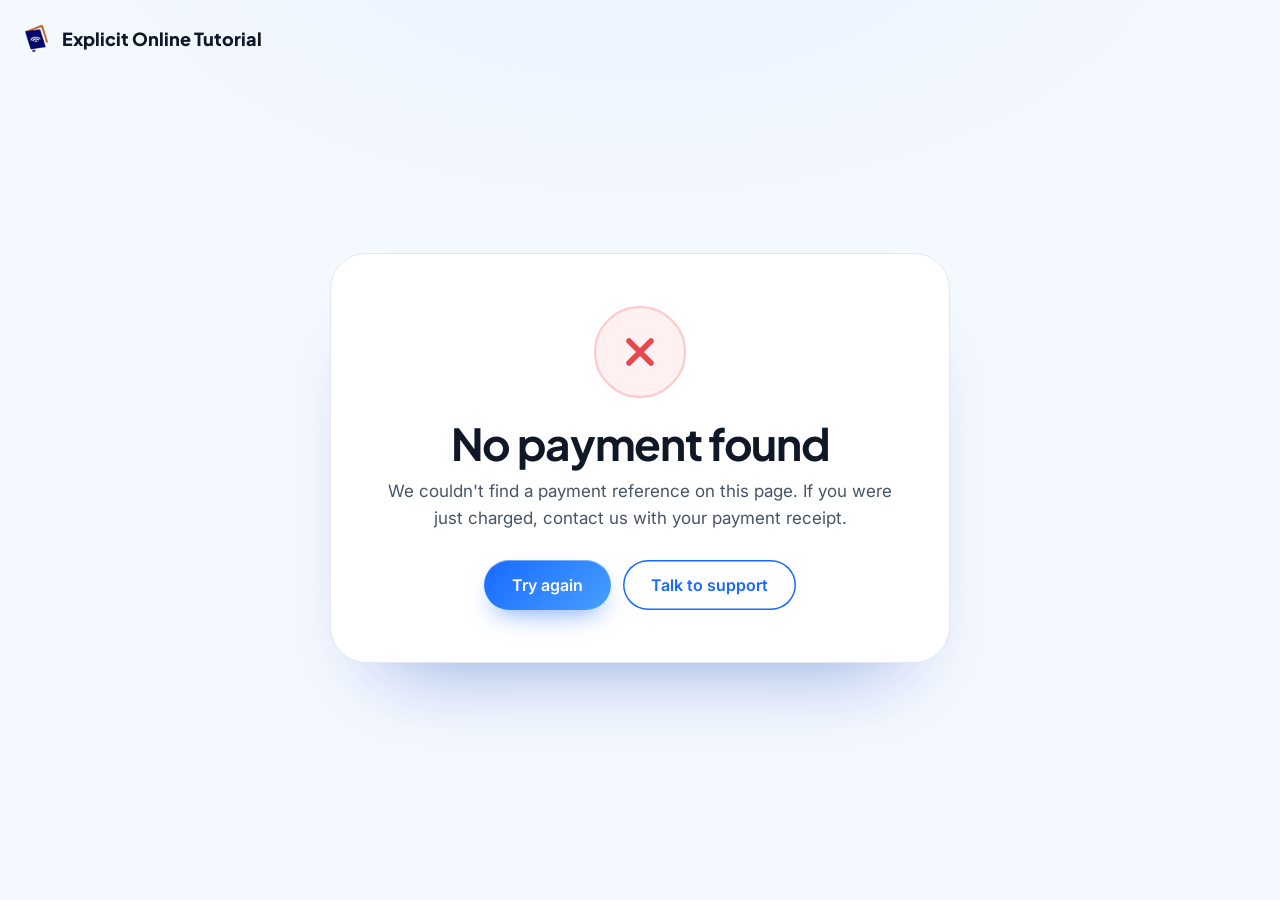
<file: success.html>
<!DOCTYPE html>
<html lang="en">
<head>
  <meta charset="utf-8">
  <meta name="viewport" content="width=device-width, initial-scale=1, viewport-fit=cover">
  <meta name="robots" content="noindex">
  <title>Payment status | Explicit Online Tutorial</title>
  <link rel="preconnect" href="https://fonts.googleapis.com">
  <link href="https://fonts.googleapis.com/css2?family=Inter:wght@400;500;600&family=Plus+Jakarta+Sans:wght@600;700;800&display=swap" rel="stylesheet">
  <link rel="stylesheet" href="css/style.css">
  <link rel="stylesheet" href="css/checkout.css">
</head>
<body class="rp">
  <header class="rp-top"><div class="w"><a class="logo" href="index.html"><img src="assets/img/eot-logo.png" alt="EOT logo" class="logo-mark"><span>Explicit Online Tutorial</span></a></div></header>

  <main class="rp-main">
    <!-- checking -->
    <section class="rc" id="sWait" aria-live="polite">
      <div class="ico wait"><div class="ring"></div></div>
      <h1>Confirming your payment…</h1>
      <p class="l">Please don't close this page. This only takes a few seconds.</p>
    </section>

    <!-- success -->
    <section class="rc" id="sOk" hidden>
      <div class="ico ok"><svg viewBox="0 0 24 24" fill="none" stroke="currentColor" stroke-width="3" stroke-linecap="round" stroke-linejoin="round"><path d="M5 12.5l4.5 4.5L19 7.5"/></svg></div>
      <h1 id="okTitle">Your slot is secured!</h1>
      <p class="l">Welcome to the 2027 UTME Phase 1 class. A confirmation receipt has been issued by Paystack to your email.</p>
      <dl class="rcpt">
        <div><dt>Student</dt><dd id="rName">-</dd></div>
        <div><dt>Plan</dt><dd id="rPlan">-</dd></div>
        <div><dt>Amount paid</dt><dd id="rAmt">-</dd></div>
        <div><dt>Reference</dt><dd><span class="ref" id="rRef">-</span><button class="copy" id="copyRef" type="button">Copy</button></dd></div>
      </dl>
      <ol class="next">
        <li>Join the class WhatsApp group so your Family System coach can reach you.</li>
        <li id="startLine">Classes begin on 20 October. Daily lectures run for 6 hours.</li>
        <li>Keep your reference above. You may be asked for it if you need support.</li>
      </ol>
      <div class="acts">
        <a class="btn" id="grpBtn" href="#" target="_blank" rel="noopener">Join the WhatsApp group</a>
        <a class="btn ghost" href="index.html">Back to home</a>
      </div>
    </section>

    <!-- received but could not be auto-confirmed -->
    <section class="rc" id="sPend" hidden>
      <div class="ico wait"><svg viewBox="0 0 24 24" fill="none" stroke="currentColor" stroke-width="2.5" stroke-linecap="round" stroke-linejoin="round"><circle cx="12" cy="12" r="9"/><path d="M12 7v5l3 2"/></svg></div>
      <h1>We're confirming your payment</h1>
      <p class="l">Paystack accepted your transaction, but we couldn't finish the automatic check just now. Your payment is safe. We'll confirm manually, usually within a few hours.</p>
      <dl class="rcpt"><div><dt>Reference</dt><dd><span class="ref" id="pRef">-</span><button class="copy" id="copyRef2" type="button">Copy</button></dd></div></dl>
      <div class="acts">
        <a class="btn" id="waBtn" href="#" target="_blank" rel="noopener">Message us on WhatsApp</a>
        <a class="btn ghost" href="index.html">Back to home</a>
      </div>
    </section>

    <!-- failed / abandoned / no reference -->
    <section class="rc" id="sFail" hidden>
      <div class="ico bad"><svg viewBox="0 0 24 24" fill="none" stroke="currentColor" stroke-width="3" stroke-linecap="round"><path d="M6 6l12 12M18 6L6 18"/></svg></div>
      <h1 id="fTitle">Payment not completed</h1>
      <p class="l" id="fMsg">We couldn't confirm a successful payment. If money left your account, don't pay again. Send us your reference and we'll sort it out.</p>
      <div class="acts">
        <a class="btn" href="index.html#enrol">Try again</a>
        <a class="btn ghost" id="waBtn2" href="#" target="_blank" rel="noopener">Talk to support</a>
      </div>
      <p class="fine" id="fRef" hidden>Reference: <span class="ref" id="fRefV"></span></p>
    </section>
  </main>

  <script src="js/config.js"></script>
  <script>
  (function () {
    var cfg = window.EOT_CONFIG, $ = function (id) { return document.getElementById(id); };
    var ref = new URLSearchParams(location.search).get("reference") || new URLSearchParams(location.search).get("trxref");
    var money = function (n) { return "\u20A6" + Number(n).toLocaleString("en-NG"); };
    var wa = function (msg) { return "https://wa.me/" + cfg.WHATSAPP_NUMBER + "?text=" + encodeURIComponent(msg); };
    function show(id) { ["sWait", "sOk", "sPend", "sFail"].forEach(function (s) { $(s).hidden = s !== id; }); window.scrollTo(0, 0); }

    function copy(btn, text) { btn.onclick = function () {
      (navigator.clipboard ? navigator.clipboard.writeText(text) : Promise.reject()).then(function () { btn.textContent = "Copied"; }, function () { btn.textContent = "Press Ctrl+C"; });
      setTimeout(function () { btn.textContent = "Copy"; }, 1800);
    }; }

    function fail(title, msg) {
      $("fTitle").textContent = title; if (msg) $("fMsg").textContent = msg;
      if (ref) { $("fRef").hidden = false; $("fRefV").textContent = ref; }
      $("waBtn2").href = wa("Hello EOT, my payment didn't go through." + (ref ? " Reference: " + ref : ""));
      show("sFail");
    }
    function pending() {
      $("pRef").textContent = ref; copy($("copyRef2"), ref);
      $("waBtn").href = wa("Hello EOT, I just paid for the 2027 UTME class. Reference: " + ref);
      show("sPend");
    }
    function ok(d) {
      var plan = cfg.PLANS[d.plan] ? cfg.PLANS[d.plan].label : "2027 UTME Phase 1";
      $("rName").textContent = d.name || "Student";
      $("rPlan").textContent = plan; $("rAmt").textContent = d.amount ? money(d.amount) : "See your Paystack email receipt";
      $("rRef").textContent = d.reference; copy($("copyRef"), d.reference);
      $("okTitle").textContent = "Your slot is secured" + (d.name ? ", " + d.name.split(" ")[0] : "") + "!";
      $("startLine").textContent = "Classes begin on " + cfg.CLASS_START + ". Daily lectures run for 6 hours.";
      var g = $("grpBtn");
      if (cfg.WHATSAPP_GROUP_URL) g.href = cfg.WHATSAPP_GROUP_URL;
      else { g.href = wa("Hello EOT, I've paid for the 2027 UTME class. Please add me to the group. Reference: " + d.reference); g.textContent = "Message us to get added"; }
      show("sOk");
    }

    if (!ref) return fail("No payment found", "We couldn't find a payment reference on this page. If you were just charged, contact us with your payment receipt.");

    /* No backend yet: Paystack's popup only redirects here after a successful payment, so show the receipt. */
    if (!cfg.VERIFY_ENDPOINT) {
      var saved = {}; try { saved = JSON.parse(sessionStorage.getItem("eot_last") || "{}"); } catch (x) { }
      if (saved.ref && saved.ref !== ref) saved = {};
      var key = saved.plan && cfg.PLANS[saved.plan] ? saved.plan : null;
      return ok({ name: saved.name || "", plan: key, amount: key ? cfg.PLANS[key].amount : null, reference: ref });
    }

    var tries = 0;
    function check() {
      tries++;
      fetch(cfg.VERIFY_ENDPOINT + "?reference=" + encodeURIComponent(ref), { cache: "no-store" })
        .then(function (r) { if (!r.ok && r.status !== 200) throw new Error("http " + r.status); return r.json(); })
        .then(function (d) {
          if (d.ok) return ok(d);
          if ((d.state === "pending" || d.state === "ongoing" || d.state === "processing") && tries < 5) return setTimeout(check, 2500);
          if (d.state === "amount_mismatch") return pending();
          if (d.state === "abandoned") return fail("Payment not completed", "Checkout was closed before payment finished, so your slot isn't secured yet.");
          if (d.state === "failed") return fail("Payment failed", "Your bank declined the transaction. Please try again or use a different card or transfer option.");
          if (d.state === "unknown") return fail("Payment not found", "We couldn't find this payment on Paystack. Please check the reference or contact support.");
          pending();
        })
        .catch(function () { if (tries < 2) setTimeout(check, 2000); else pending(); });
    }
    check();
  })();
  </script>
</body>
</html>
</file>
<file: css/style.css>
/* EOT, light theme. Content is fully visible without JS; GSAP only animates from these states. */
:root {
    --blue: #1769FF;
    --deep: #1047B8;
    --elec: #48A0FF;
    --ice: #EAF3FF;
    --pale: #F4F8FF;
    --grey: #F5F7FA;
    --line: #E2E8F0;
    --slate: #64748B;
    --ink: #101828;
    --d: 'Plus Jakarta Sans', 'Inter', system-ui, sans-serif;
    --b: 'Inter', system-ui, -apple-system, 'Segoe UI', sans-serif;
    color-scheme: light;
    box-sizing: border-box;
    padding-top: env(safe-area-inset-top, 0px);
    padding-bottom: env(safe-area-inset-bottom, 0px)
}

*,
*::before,
*::after {
    box-sizing: inherit
}

html {
    scroll-padding-top: 90px
}

body {
    margin: 0;
    background: #fff;
    color: var(--ink);
    font: 400 17px/1.6 var(--b);
    overflow-x: hidden
}

img,
video {
    max-width: 100%;
    display: block
}

h1,
h2,
h3,
p {
    margin: 0
}

h1,
h2,
h3 {
    font-family: var(--d);
    letter-spacing: -.03em;
    line-height: 1.05
}

a {
    color: inherit
}

:focus-visible {
    outline: 3px solid var(--elec);
    outline-offset: 3px;
    border-radius: 8px
}

.w {
    width: min(1240px, 100% - 40px);
    margin-inline: auto
}

.sec {
    padding: clamp(72px, 10vw, 140px) 0;
    position: relative
}

.pale {
    background: var(--pale)
}

.grey {
    background: var(--grey)
}

.b {
    color: var(--blue)
}

.c {
    text-align: center
}

.c h2,
.c p {
    margin-inline: auto
}

h2 {
    font-size: clamp(32px, 5vw, 64px);
    font-weight: 800;
    max-width: 18ch
}

.lead {
    font-size: clamp(17px, 1.5vw, 20px);
    color: #344054;
    max-width: 60ch;
    margin-top: 20px
}

.btn {
    display: inline-flex;
    align-items: center;
    justify-content: center;
    min-height: 50px;
    padding: 0 28px;
    border-radius: 99px;
    font: 600 16px var(--b);
    text-decoration: none;
    color: #fff;
    background: linear-gradient(135deg, var(--blue), var(--elec));
    box-shadow: 0 12px 26px -10px rgba(23, 105, 255, .6), inset 0 1px 0 rgba(255, 255, 255, .35);
    transition: transform .15s;
    border: 0;
    cursor: pointer
}

.btn:hover {
    transform: translateY(-2px)
}

.btn:active {
    transform: translateY(1px)
}

.btn.ghost {
    background: #fff;
    color: var(--blue);
    box-shadow: inset 0 0 0 1.5px var(--blue)
}

.btn.sm {
    min-height: 36px;
    padding: 0 18px;
    font-size: 14px
}

.top {
    position: sticky;
    top: env(safe-area-inset-top, 0px);
    z-index: 60;
    background: rgba(255, 255, 255, .9);
    backdrop-filter: blur(14px);
    border-bottom: 1px solid var(--line)
}

.nav {
    display: flex;
    align-items: center;
    justify-content: space-between;
    height: 60px;
    gap: 16px
}

.logo {
    display: flex;
    align-items: center;
    gap: 10px;
    font: 800 18px var(--d);
    text-decoration: none
}

.logo-mark {
    width: 32px;
    height: 32px;
    object-fit: contain;
    display: block;
    flex-shrink: 0
}

.logo span {
    white-space: nowrap
}

.logo i {
    display: none
}

.links {
    display: flex;
    gap: 26px;
    align-items: center
}

.links a:not(.btn) {
    text-decoration: none;
    font-size: 14px;
    font-weight: 500;
    color: #344054
}

.links a:not(.btn):hover {
    color: var(--blue)
}

.burger {
    display: none;
    width: 46px;
    height: 46px;
    border-radius: 12px;
    border: 1px solid var(--line);
    background: #fff;
    font-size: 20px;
    cursor: pointer
}

@media(max-width:900px) {
    .burger {
        display: block
    }

    .links {
        display: none;
        position: absolute;
        left: 0;
        right: 0;
        top: 60px;
        background: #fff;
        border-bottom: 1px solid var(--line);
        flex-direction: column;
        align-items: stretch;
        padding: 10px 20px 20px;
        gap: 2px
    }

    .links.open {
        display: flex
    }

    .links a:not(.btn) {
        padding: 13px 2px;
        font-size: 16px
    }
}

.pill {
    position: fixed;
    left: 50%;
    bottom: calc(18px + env(safe-area-inset-bottom, 0px));
    transform: translateX(-50%);
    z-index: 55;
    display: flex;
    align-items: center;
    gap: 18px;
    padding: 8px 8px 8px 22px;
    border-radius: 99px;
    background: rgba(255, 255, 255, .92);
    backdrop-filter: blur(14px);
    border: 1px solid var(--line);
    box-shadow: 0 20px 40px -18px rgba(16, 71, 184, .5);
    font: 600 14px var(--b);
    white-space: nowrap;
    transition: opacity .3s, transform .3s
}

.pill[data-subnav]:not(.on) {
    opacity: 0;
    pointer-events: none;
    transform: translate(-50%, 16px)
}

/* 3D slots: drop a transparent WebP/PNG at the path in src. The dashed frame shows only while the file is missing. */
.d3 {
    margin: 0;
    position: relative
}

.d3 img {
    width: 100%;
    height: auto;
    filter: drop-shadow(0 40px 40px rgba(16, 71, 184, .25))
}

.d3.missing {
    min-height: 260px;
    border: 2px dashed var(--elec);
    border-radius: 28px;
    background: repeating-linear-gradient(135deg, var(--ice) 0 14px, #fff 14px 28px);
    display: grid;
    place-items: center
}

.d3.missing img {
    display: none
}

.d3 figcaption {
    display: none;
    font: 600 13px var(--b);
    color: var(--deep);
    text-align: center;
    padding: 16px
}

.d3.missing figcaption {
    display: block
}

.hero {
    min-height: calc(100svh - 60px);
    display: grid;
    align-items: center;
    overflow: hidden;
    background: radial-gradient(1000px 600px at 50% 40%, var(--ice), transparent 70%), linear-gradient(#fff, var(--pale));
    padding: 32px 0 56px
}

.hero .w {
    display: grid;
    justify-items: center;
    text-align: center
}

.giant {
    font: 800 clamp(110px, min(26vw, 36svh), 380px)/.8 var(--d);
    letter-spacing: -.07em;
    color: transparent;
    background: linear-gradient(180deg, var(--elec), var(--blue) 55%, var(--deep));
    -webkit-background-clip: text;
    background-clip: text;
    position: relative;
    z-index: 1;
    filter: drop-shadow(0 12px 0 rgba(16, 71, 184, .18))
}

.stack {
    display: grid;
    place-items: center;
    width: 100%
}

.stack>* {
    grid-area: 1/1
}

.stack .d3 {
    position: relative;
    z-index: 2;
    width: min(560px, 86vw, 60svh)
}

.stack .d3.missing {
    min-height: 200px
}

.floor {
    z-index: 0;
    align-self: end;
    justify-self: center;
    width: min(1000px, 100%);
    height: clamp(80px, 17svh, 180px);
    translate: 0 30%;
    border-radius: 50%;
    background: radial-gradient(ellipse at center, #fff 0, var(--ice) 42%, rgba(72, 160, 255, .22) 68%, rgba(72, 160, 255, 0) 71%), repeating-radial-gradient(ellipse at center, transparent 0 26px, rgba(23, 105, 255, .09) 27px 28px);
    box-shadow: 0 30px 60px -30px rgba(16, 71, 184, .35)
}

.floor::after {
    content: '';
    position: absolute;
    left: 24%;
    right: 24%;
    top: 18%;
    height: 46%;
    border-radius: 50%;
    background: radial-gradient(ellipse at center, rgba(16, 71, 184, .38), rgba(16, 71, 184, 0) 70%);
    filter: blur(10px)
}

.hero h1 {
    font-size: clamp(26px, 3.8vw, 50px);
    font-weight: 800;
    max-width: 24ch;
    margin-top: clamp(28px, 5vw, 60px)
}

.hero .lead {
    margin-inline: auto
}

.cta {
    display: flex;
    gap: 12px;
    flex-wrap: wrap;
    justify-content: center;
    margin-top: 28px
}

.stats {
    display: grid;
    grid-template-columns: repeat(3, 1fr);
    margin-top: 64px;
    border-top: 1px solid var(--line)
}

.stat {
    padding: 34px 24px 0;
    text-align: center
}

.stat+.stat {
    border-left: 1px solid var(--line)
}

.stat b {
    display: block;
    font: 800 clamp(44px, 6.5vw, 92px)/1 var(--d);
    letter-spacing: -.05em;
    color: var(--blue)
}

.stat span {
    display: block;
    font-size: 15px;
    color: var(--slate);
    max-width: 24ch;
    margin: 8px auto 0
}

@media(max-width:700px) {
    .stats {
        grid-template-columns: 1fr
    }

    .stat+.stat {
        border-left: 0;
        border-top: 1px solid var(--line);
        margin-top: 28px
    }
}

.hs {
    overflow: hidden;
    padding: clamp(24px, 3.5vw, 48px) 0 24px
}

.head {
    display: flex;
    justify-content: space-between;
    align-items: end;
    gap: 20px;
    margin-bottom: 24px;
    flex-wrap: wrap
}

.hs h2 {
    font-size: clamp(30px, 4vw, 52px)
}

.track {
    display: flex;
    gap: 20px;
    overflow-x: auto;
    scroll-snap-type: x proximity;
    padding: 6px max(20px, calc((100vw - 1240px)/2)) 28px;
    scrollbar-width: thin
}

.track button {
    flex: 0 0 clamp(240px, 26vw, 380px);
    scroll-snap-align: start;
    padding: 0;
    border: 1px solid var(--line);
    border-radius: 28px;
    overflow: hidden;
    background: #fff;
    cursor: zoom-in;
    box-shadow: 0 24px 40px -30px rgba(16, 71, 184, .5)
}

.track img {
    width: 100%;
    aspect-ratio: 1;
    object-fit: cover;
    object-position: top
}

.track .tall img {
    aspect-ratio: auto;
    object-fit: contain
}

.note {
    font-size: 14px;
    color: var(--slate);
    margin-top: 14px
}

.story {
    display: grid;
    grid-template-columns: .9fr 1.1fr;
    gap: clamp(32px, 6vw, 90px);
    align-items: center;
    min-height: 100svh
}

.story .num {
    font: 800 clamp(110px, 18vw, 260px)/.85 var(--d);
    letter-spacing: -.06em;
    color: var(--blue);
    text-shadow: 0 3px 0 var(--elec), 0 7px 0 var(--deep), 0 16px 24px rgba(16, 71, 184, .3)
}

.beats {
    display: grid;
    gap: 22px
}

.beat {
    padding: 6px 0 6px 28px;
    border-left: 4px solid var(--ice)
}

.beat.on {
    border-color: var(--blue)
}

.beat span {
    font: 600 13px var(--b);
    color: var(--blue)
}

.beat h3 {
    font-size: clamp(24px, 2.6vw, 34px);
    margin: 4px 0 8px
}

.beat p {
    color: #475467;
    max-width: 52ch
}

@media(max-width:860px) {
    .story {
        grid-template-columns: 1fr;
        min-height: 0
    }
}

.stage {
    width: min(1100px, 100%);
    margin: 48px auto 0;
    border-radius: 32px;
    overflow: hidden;
    aspect-ratio: 16/10;
    background: var(--ink);
    position: relative;
    box-shadow: 0 50px 80px -40px rgba(16, 71, 184, .6)
}

.stage video {
    width: 100%;
    height: 100%;
    object-fit: cover
}

.play {
    position: absolute;
    inset: 0;
    margin: auto;
    width: 88px;
    height: 88px;
    border-radius: 50%;
    border: 0;
    background: #fff;
    color: var(--blue);
    font-size: 28px;
    padding-left: 6px;
    cursor: pointer;
    box-shadow: 0 18px 40px rgba(0, 0, 0, .3)
}

.fam {
    display: grid;
    grid-template-columns: 1fr 1fr;
    gap: clamp(28px, 6vw, 90px);
    align-items: center
}

.steps {
    display: grid;
    gap: 14px;
    margin-top: 32px
}

.step {
    display: grid;
    grid-template-columns: 56px 1fr;
    gap: 6px 18px;
    padding: 20px 22px;
    border-radius: 24px;
    border: 1px solid var(--line);
    background: #fff
}

.step i {
    grid-row: span 2;
    width: 56px;
    height: 56px;
    border-radius: 18px;
    background: var(--ice);
    display: grid;
    place-items: center;
    font-size: 26px;
    font-style: normal
}

.step h3 {
    font-size: 21px
}

.step p {
    color: #475467;
    font-size: 15.5px
}

.step.on {
    border-color: var(--blue);
    box-shadow: 0 20px 34px -24px rgba(23, 105, 255, .7)
}

.time {
    margin-top: 30px;
    font: 800 clamp(34px, 5vw, 60px) var(--d);
    color: var(--blue);
    letter-spacing: -.04em
}

@media(max-width:860px) {
    .fam {
        grid-template-columns: 1fr
    }
}

@media(max-width:700px) {
    .giant {
        font-size: clamp(128px, 38vw, 155px)
    }

    .stack .d3 {
        width: min(185px, 52vw, 26svh)
    }

    .stack .d3.missing {
        min-height: 145px
    }

    .fam>div:first-child {
        display: contents
    }

    .fam h2 {
        grid-row: 1
    }

    .fam .lead {
        grid-row: 2
    }

    #family .fam>[data-step-visual] {
        grid-row: 3;
        width: min(100%, 390px);
        justify-self: center;
        margin: -8px 0 -28px;
        z-index: 2
    }

    #family .fam>[data-step-visual] .d3 {
        width: 100%
    }

    #family .fam>[data-step-visual] .d3 img {
        width: 140%;
        max-width: none;
        margin-left: -20%
    }

    #family .fam>[data-step-visual] .d3.missing {
        min-height: 320px
    }

    .fam .steps {
        grid-row: 4;
        position: relative;
        z-index: 1
    }

    .fam .time {
        grid-row: 5
    }

    .fam>div>p:not(.lead) {
        grid-row: 6
    }
}

@media(min-width:861px) {
    #family .fam>[data-step-visual] .d3 img {
        width: 130%;
        max-width: none;
        margin-left: -15%
    }
}

.fg {
    display: grid;
    grid-template-columns: repeat(6, 1fr);
    gap: 18px;
    margin-top: 48px
}

.f {
    grid-column: span 2;
    background: #fff;
    border: 1px solid var(--line);
    border-radius: 30px;
    padding: 32px;
    overflow: hidden
}

.f.wd {
    grid-column: span 3
}

.f h3 {
    font-size: 24px;
    margin-bottom: 8px
}

.f p {
    color: #475467;
    font-size: 16px;
    max-width: 36ch
}

.f .d3 {
    width: 150px;
    margin: 22px 0 -8px auto
}

.f .d3.missing {
    min-height: 120px
}

@media(max-width:860px) {
    .fg {
        grid-template-columns: 1fr
    }

    .f,
    .f.wd {
        grid-column: auto
    }
}

.dates {
    display: flex;
    gap: clamp(16px, 4vw, 56px);
    align-items: end;
    margin: 34px 0;
    flex-wrap: wrap
}

.dates div {
    font: 800 clamp(56px, 10vw, 140px)/.9 var(--d);
    letter-spacing: -.06em;
    color: var(--blue)
}

.dates small {
    display: block;
    font: 500 14px var(--b);
    letter-spacing: 0;
    color: var(--slate);
    margin-bottom: 8px
}

.pg {
    display: grid;
    grid-template-columns: 1fr 1fr;
    gap: clamp(28px, 6vw, 90px)
}

.ck {
    list-style: none;
    padding: 0;
    margin: 0
}

.ck li {
    display: flex;
    gap: 16px;
    padding: 20px 0;
    border-bottom: 1px solid var(--line)
}

.ck li::before {
    content: "✓";
    flex: none;
    width: 28px;
    height: 28px;
    border-radius: 50%;
    background: var(--blue);
    color: #fff;
    display: grid;
    place-items: center;
    font-size: 14px;
    font-weight: 700
}

.subj {
    display: flex;
    flex-wrap: wrap;
    gap: 8px;
    margin-top: 14px
}

.subj span {
    padding: 8px 16px;
    border-radius: 99px;
    background: var(--ice);
    color: var(--deep);
    font: 600 14px var(--b)
}

.pg>div:first-child {
    position: sticky;
    top: 96px;
    align-self: start
}

.photo {
    margin: 32px 0 0;
    border-radius: 32px;
    overflow: hidden;
    position: relative;
    aspect-ratio: 5/4;
    background: var(--ice);
    box-shadow: 0 40px 60px -40px rgba(16, 71, 184, .5), 0 0 0 8px #fff, 0 0 0 9px var(--line)
}

.photo img {
    width: 100%;
    height: 100%;
    object-fit: cover
}

.photo.missing {
    border: 2px dashed var(--elec);
    background: repeating-linear-gradient(135deg, var(--ice) 0 14px, #fff 14px 28px);
    display: grid;
    place-items: center;
    box-shadow: none
}

.photo.missing img {
    display: none
}

.photo figcaption {
    display: none;
    padding: 20px;
    text-align: center;
    font: 600 14px/1.5 var(--b);
    color: var(--deep)
}

.photo.missing figcaption {
    display: block
}

@media(max-width:860px) {
    .pg {
        grid-template-columns: 1fr
    }

    .pg>div:first-child {
        position: static
    }
}

.rw {
    display: grid;
    grid-template-columns: repeat(3, 1fr);
    gap: 18px;
    margin-top: 56px;
    align-items: end
}

.pz {
    text-align: center;
    padding: 30px 22px 34px;
    border-radius: 32px;
    background: #fff;
    border: 1px solid var(--line)
}

.pz.first {
    background: linear-gradient(165deg, var(--blue), var(--deep));
    color: #fff;
    border: 0;
    padding-bottom: 44px
}

.pz em {
    font: 600 14px var(--b);
    font-style: normal;
    opacity: .8
}

.pz b {
    display: block;
    font: 800 clamp(24px, 3vw, 34px) var(--d);
    margin: 4px 0 14px
}

.pz .d3 {
    max-width: 260px;
    margin: 0 auto
}

.pz.first .d3.missing {
    border-color: #fff;
    background: rgba(255, 255, 255, .12)
}

.pz.first figcaption {
    color: #fff
}

.ref {
    margin-top: 24px;
    display: grid;
    grid-template-columns: 1fr auto;
    gap: 24px;
    align-items: center;
    background: var(--ice);
    border-radius: 32px;
    padding: 32px
}

.ref b {
    font: 800 clamp(34px, 5vw, 60px) var(--d);
    color: var(--blue);
    letter-spacing: -.04em
}

.ref button {
    padding: 0;
    border: 0;
    background: none;
    cursor: zoom-in
}

.ref img {
    width: 150px;
    border-radius: 16px;
    border: 1px solid var(--line)
}

@media(max-width:860px) {
    .rw {
        grid-template-columns: 1fr
    }

    .ref {
        grid-template-columns: 1fr
    }
}

.pr {
    display: grid;
    grid-template-columns: repeat(2, 1fr);
    gap: 20px;
    margin: 48px auto 36px;
    max-width: 880px;
    text-align: left
}

.plan {
    background: #fff;
    border: 1px solid var(--line);
    border-radius: 32px;
    padding: 38px
}

.plan.hi {
    border: 2px solid var(--blue);
    box-shadow: 0 34px 50px -34px rgba(23, 105, 255, .75)
}

.plan b {
    display: block;
    font: 800 clamp(56px, 8vw, 96px)/1 var(--d);
    letter-spacing: -.05em;
    color: var(--blue);
    margin: 12px 0 4px
}

.plan small {
    color: var(--slate)
}

@media(max-width:640px) {
    .pr {
        grid-template-columns: 1fr
    }
}

.faq {
    max-width: 860px;
    margin-top: 44px
}

details {
    border-bottom: 1px solid var(--line)
}

summary {
    list-style: none;
    cursor: pointer;
    padding: 26px 48px 26px 0;
    font: 700 clamp(18px, 2vw, 22px)/1.35 var(--d);
    position: relative;
    min-height: 48px
}

summary::-webkit-details-marker {
    display: none
}

summary::after {
    content: "+";
    position: absolute;
    right: 4px;
    top: 18px;
    font: 400 34px var(--b);
    color: var(--blue);
    transition: transform .25s
}

details[open] summary::after {
    transform: rotate(45deg)
}

.ans {
    display: grid;
    grid-template-rows: 0fr;
    transition: grid-template-rows .3s
}

details[open] .ans {
    grid-template-rows: 1fr
}

.ans>div {
    overflow: hidden
}

.ans p {
    color: #344054;
    margin-bottom: 1em
}

.ans>div>:last-child {
    margin-bottom: 26px
}

.fin {
    background: linear-gradient(135deg, var(--blue), var(--deep));
    color: #fff;
    text-align: center;
    overflow: hidden
}

.fin h2 {
    color: #fff;
    margin-inline: auto
}

.fin .lead {
    color: #dbe8ff;
    margin-inline: auto
}

.fin .btn {
    background: #fff;
    color: var(--blue);
    margin-top: 30px
}

footer {
    background: var(--pale);
    border-top: 1px solid var(--line);
    padding: 44px 0 110px;
    font-size: 15px;
    color: #475467
}

.fw {
    display: flex;
    justify-content: space-between;
    gap: 20px;
    flex-wrap: wrap;
    align-items: center
}

dialog {
    border: 0;
    background: transparent;
    max-width: min(94vw, 820px);
    max-height: 94vh;
    padding: 0;
    overflow: visible
}

dialog::backdrop {
    background: rgba(16, 24, 40, .8)
}

dialog img {
    max-height: 88vh;
    width: auto;
    margin: auto;
    border-radius: 18px
}

dialog button {
    position: absolute;
    top: -14px;
    right: -6px;
    width: 46px;
    height: 46px;
    border-radius: 50%;
    border: 0;
    background: #fff;
    font-size: 22px;
    cursor: pointer
}

@media(prefers-reduced-motion:reduce) {
    * {
        transition: none !important;
        animation: none !important;
        scroll-behavior: auto !important
    }
}

/* Premium motion layer. Content stays readable if these never run. */
::selection {
    background: #d6e6ff;
    color: var(--ink)
}

.stat b,
.giant,
.num,
.dates div,
.plan b,
.time,
[data-counter] {
    font-variant-numeric: tabular-nums
}

.stat b span {
    display: inline-block;
    font: inherit;
    color: inherit;
    letter-spacing: inherit;
    margin: 0;
    max-width: none
}

@media (max-width:700px) {
    .giant {
        font-size: clamp(104px, 30vw, 142px)
    }
}

.top {
    transition: box-shadow .3s ease, background-color .3s ease
}

.top.scrolled {
    background: rgba(255, 255, 255, .96);
    box-shadow: 0 12px 30px -20px rgba(16, 24, 40, .45)
}

.links a:not(.btn) {
    background-image: linear-gradient(currentColor, currentColor);
    background-repeat: no-repeat;
    background-position: 0 100%;
    background-size: 0 1.5px;
    transition: color .2s ease, background-size .35s ease;
    padding-bottom: 2px
}

.links a:not(.btn):hover,
.links a.is-on:not(.btn) {
    color: var(--blue);
    background-size: 100% 1.5px
}

.btn {
    position: relative;
    transition: translate .18s ease, box-shadow .18s ease, scale .15s ease
}

.btn:hover {
    transform: none;
    translate: 0 -2px
}

.btn:active {
    transform: none;
    translate: 0 1px;
    scale: .96
}

.btn::before {
    content: "";
    position: absolute;
    inset: 0;
    border-radius: inherit;
    background: linear-gradient(110deg, transparent 34%, rgba(255, 255, 255, .45) 50%, transparent 66%);
    background-size: 220% 100%;
    background-position: 130% 0;
    pointer-events: none
}

.btn:hover::before {
    animation: btnshine .75s ease
}

.scrubbar {
    box-shadow: 0 0 12px rgba(23, 105, 255, .55)
}

.hero {
    position: relative;
    --mx: 50%;
    --my: 34%
}

.hero::before {
    content: "";
    position: absolute;
    left: var(--mx);
    top: var(--my);
    width: min(680px, 78vw);
    height: min(680px, 78vw);
    translate: -50% -50%;
    background: radial-gradient(circle, rgba(72, 160, 255, .22), rgba(72, 160, 255, 0) 68%);
    pointer-events: none;
    z-index: 0
}

.hero .w {
    position: relative;
    z-index: 1
}

.hero .stack .d3.missing {
    z-index: 0;
    min-height: 0;
    height: 0;
    border: 0;
    background: none;
    overflow: hidden
}

.hero .stack .d3.missing figcaption {
    display: none
}

.tilt {
    height: 100%
}

.giant {
    background-size: 100% 180%;
    animation: giantShift 9s ease-in-out infinite
}

.cue {
    display: none;
    position: absolute;
    left: 50%;
    bottom: 18px;
    translate: -50% 0;
    width: 24px;
    height: 38px;
    border: 1.5px solid rgba(23, 105, 255, .45);
    border-radius: 99px;
    z-index: 3
}

.cue span {
    position: absolute;
    top: 7px;
    left: 50%;
    width: 4px;
    height: 8px;
    margin-left: -2px;
    border-radius: 99px;
    background: var(--blue);
    animation: wheel 1.5s ease-in-out infinite
}

@media (min-width:900px) and (min-height:820px) {
    .cue {
        display: block
    }
}

.pill.on {
    animation: pillin .55s cubic-bezier(.16, 1, .3, 1) both
}

.rule {
    display: block;
    width: 64px;
    height: 3px;
    border-radius: 99px;
    margin-top: 16px;
    background: linear-gradient(90deg, var(--blue), var(--elec));
    justify-self: start
}

.c .rule,
.fin .rule {
    margin-inline: auto
}

.fin .rule {
    background: rgba(255, 255, 255, .92)
}

.beats {
    position: relative
}

.beats.has-rail .beat {
    border-left-color: transparent
}

.beats.has-rail .beat.on h3 {
    color: var(--blue)
}

.rail {
    position: absolute;
    left: 0;
    width: 4px;
    border-radius: 99px;
    background: #e6eefb;
    overflow: hidden;
    pointer-events: none
}

.rail i {
    display: block;
    width: 100%;
    height: 100%;
    background: linear-gradient(var(--elec), var(--blue));
    transform: scaleY(0);
    transform-origin: top center
}

.bead {
    position: absolute;
    left: -5px;
    top: 0;
    width: 14px;
    height: 14px;
    border-radius: 50%;
    background: #fff;
    border: 3px solid var(--blue);
    box-shadow: 0 6px 14px -6px rgba(23, 105, 255, .9);
    z-index: 2;
    pointer-events: none
}

.track button img {
    transition: scale .55s ease
}

.track button:hover img {
    scale: 1.04
}

.track button.missing {
    aspect-ratio: 1;
    min-height: 220px;
    display: grid;
    place-items: center;
    background:
        radial-gradient(90px 70px at 50% 42%, rgba(72, 160, 255, .18), transparent 70%),
        linear-gradient(180deg, #fff, #eef5ff)
}

.track button.missing img {
    display: none
}

.track button.missing::after {
    content: "Screenshot";
    font: 600 13px var(--b);
    color: var(--deep)
}

.track button.tall.missing {
    aspect-ratio: 3/5;
    min-height: 360px
}

.d3.missing {
    border-style: solid;
    border-color: rgba(72, 160, 255, .28);
    background:
        radial-gradient(90px 70px at 50% 40%, rgba(72, 160, 255, .2), transparent 72%),
        linear-gradient(180deg, #f8fbff, #e7f1ff)
}

.pz.first .d3.missing {
    border-color: rgba(255, 255, 255, .7);
    background: rgba(255, 255, 255, .1)
}

.photo.missing {
    border-style: solid;
    border-color: rgba(72, 160, 255, .28);
    background:
        radial-gradient(140px 100px at 50% 42%, rgba(72, 160, 255, .18), transparent 70%),
        linear-gradient(180deg, #f8fbff, #e7f1ff)
}

.ref button.missing {
    width: 150px;
    height: 188px;
    border-radius: 16px;
    border: 1px solid var(--line);
    background: linear-gradient(180deg, #fff, var(--ice));
    display: grid;
    place-items: center
}

.ref button.missing img {
    display: none
}

.ref button.missing::after {
    content: "Receipt";
    font: 600 12px var(--b);
    color: var(--deep)
}

.play::after {
    content: "";
    position: absolute;
    inset: -10px;
    border-radius: 50%;
    border: 2px solid rgba(255, 255, 255, .75);
    animation: ping 2.2s ease-out infinite;
    pointer-events: none
}

.f {
    transition: border-color .35s ease, box-shadow .35s ease, translate .35s ease
}

.f.hot {
    border-color: #c5dbff;
    box-shadow: 0 28px 44px -28px rgba(23, 105, 255, .7);
    translate: 0 -4px
}

.pz {
    transition: translate .25s ease
}

.pz:hover {
    translate: 0 -6px
}

.ck {
    overflow: clip
}

.dates {
    overflow: clip
}

.bridge {
    flex: 1 1 36px;
    align-self: end;
    height: 3px;
    min-width: 28px;
    max-width: 150px;
    margin: 0 6px 22px;
    border-radius: 99px;
    background: rgba(23, 105, 255, .16);
    overflow: hidden
}

.bridge i {
    display: block;
    height: 100%;
    background: linear-gradient(90deg, var(--blue), var(--elec));
    transform-origin: left center
}

.plan {
    position: relative
}

.plan.hi {
    overflow: hidden;
    animation: planGlow 3.6s ease-in-out infinite
}

.plan.hi::after {
    content: "";
    position: absolute;
    inset: 0 auto 0 -30%;
    width: 38%;
    background: linear-gradient(90deg, transparent, rgba(255, 255, 255, .55), transparent);
    transform: translateX(-130%);
    pointer-events: none
}

.plan.hi.sweep::after {
    animation: sweep 1.15s ease forwards
}

.fin {
    position: relative
}

.fin::before {
    content: "";
    position: absolute;
    left: 50%;
    top: -30%;
    width: min(560px, 80vw);
    height: min(560px, 80vw);
    translate: -50% 0;
    background: radial-gradient(circle, rgba(255, 255, 255, .16), transparent 68%);
    pointer-events: none
}

.fin .w {
    position: relative;
    z-index: 1
}

dialog[open] {
    animation: pop .32s cubic-bezier(.16, 1, .3, 1)
}

dialog::backdrop {
    animation: fade .28s ease
}

@media (max-width:700px) {
    .logo {
        font-size: 15px
    }

    /* Compact, premium floating CTA */
    .pill {
        left: 50%;
        right: auto;
        width: max-content;
        max-width: calc(100vw - 32px);
        bottom: calc(26px + env(safe-area-inset-bottom, 0px));
        transform: translateX(-50%);
        justify-content: center;
        gap: 14px;
        padding: 6px 6px 6px 18px;
        white-space: nowrap;
        background: rgba(255, 255, 255, .82);
        -webkit-backdrop-filter: blur(18px) saturate(1.6);
        backdrop-filter: blur(18px) saturate(1.6);
        border: 1px solid rgba(255, 255, 255, .9);
        box-shadow: 0 0 0 1px rgba(16, 71, 184, .08), 0 14px 30px -10px rgba(16, 71, 184, .45), 0 2px 6px rgba(16, 24, 40, .06)
    }

    .pill[data-subnav]:not(.on) {
        transform: translate(-50%, 16px)
    }

    .pill>span {
        flex: none;
        display: inline-flex;
        align-items: center;
        gap: 8px;
        font-size: 14px;
        font-weight: 600;
        letter-spacing: -.005em;
        line-height: 1;
        color: var(--ink)
    }

    .pill>span::before {
        content: "";
        width: 7px;
        height: 7px;
        border-radius: 50%;
        background: #22c55e;
        box-shadow: 0 0 0 3px rgba(34, 197, 94, .2)
    }

    .pill .btn.sm {
        flex: none;
        min-height: 38px;
        padding: 0 18px;
        font-size: 14.5px;
        font-weight: 700
    }
}

@media (max-width:360px) {
    .pill {
        gap: 10px;
        padding-left: 14px
    }

    .pill>span {
        font-size: 13px
    }

    .pill .btn.sm {
        padding: 0 15px;
        font-size: 14px
    }
}

@keyframes pillinm {
    from {
        opacity: 0;
        transform: translateY(14px)
    }

    to {
        opacity: 1;
        transform: none
    }
}

@media (max-width:700px) {
    .pill.on {
        animation-name: pillin
    }
}

@media (max-width:900px) {
    .links.open a {
        animation: linkin .42s ease both
    }

    .links.open a:nth-child(2) {
        animation-delay: .04s
    }

    .links.open a:nth-child(3) {
        animation-delay: .08s
    }

    .links.open a:nth-child(4) {
        animation-delay: .12s
    }

    .links.open a:nth-child(5) {
        animation-delay: .16s
    }

    .links.open a:nth-child(6) {
        animation-delay: .2s
    }

    .links.open a:nth-child(7) {
        animation-delay: .24s
    }
}

@keyframes btnshine {
    from {
        background-position: 130% 0
    }

    to {
        background-position: -30% 0
    }
}

@keyframes giantShift {

    0%,
    100% {
        background-position: 50% 0
    }

    50% {
        background-position: 50% 100%
    }
}

@keyframes wheel {
    0% {
        transform: translateY(0);
        opacity: 1
    }

    100% {
        transform: translateY(12px);
        opacity: 0
    }
}

@keyframes pillin {
    from {
        opacity: 0;
        transform: translate(-50%, 14px)
    }

    to {
        opacity: 1;
        transform: translate(-50%, 0)
    }
}

@keyframes ping {
    0% {
        transform: scale(.92);
        opacity: .65
    }

    100% {
        transform: scale(1.28);
        opacity: 0
    }
}

@keyframes planGlow {
    50% {
        box-shadow: 0 40px 60px -28px rgba(23, 105, 255, .55), 0 0 0 1px rgba(72, 160, 255, .35)
    }
}

@keyframes sweep {
    to {
        transform: translateX(380%)
    }
}

@keyframes pop {
    from {
        opacity: 0;
        transform: translateY(10px) scale(.97)
    }
}

@keyframes fade {
    from {
        opacity: 0
    }
}

@keyframes linkin {
    from {
        opacity: 0;
        transform: translateY(8px)
    }

    to {
        opacity: 1;
        transform: none
    }
}

.step>div,
.step h3,
.step p {
    min-width: 0;
    overflow-wrap: break-word
}

.step h3,
.step p {
    grid-column: 2
}
</file>
<file: css/checkout.css>
/* EOT checkout + success page. Uses the tokens from style.css (--blue, --elec, --line, --ink ...). */
.sr { position: absolute; width: 1px; height: 1px; overflow: hidden; clip: rect(0 0 0 0); white-space: nowrap }

.co { max-width: 880px; margin: 0 auto; text-align: left }
.co .pr { margin: 48px auto 24px; border: 0; padding: 0 }

/* selectable plans (keeps the .plan look from style.css) */
label.plan { display: block; cursor: pointer; transition: transform .2s, box-shadow .25s, border-color .2s }
label.plan:hover { transform: translateY(-3px) }
label.plan input { position: absolute; opacity: 0; pointer-events: none }
label.plan:focus-within { outline: 3px solid var(--elec); outline-offset: 4px }
.plan .tick { position: absolute; top: 22px; right: 22px; width: 30px; height: 30px; border-radius: 50%; border: 2px solid var(--line); background: #fff; display: grid; place-items: center; transition: .2s; z-index: 2 }
.plan .tick::after { content: ""; width: 9px; height: 15px; border: solid #fff; border-width: 0 3px 3px 0; transform: translateY(-1px) rotate(45deg) scale(0); transition: transform .2s .05s }
.plan.is-sel { border-color: var(--blue); box-shadow: 0 0 0 4px rgba(23, 105, 255, .14), 0 34px 50px -34px rgba(23, 105, 255, .75) }
.plan.is-sel .tick { background: linear-gradient(135deg, var(--blue), var(--elec)); border-color: transparent }
.plan.is-sel .tick::after { transform: translateY(-1px) rotate(45deg) scale(1) }
.plan:not(.is-sel):not(.hi) { opacity: .92 }
.plan .save { display: inline-block; margin-top: 10px; padding: 4px 12px; border-radius: 99px; background: var(--ice); color: var(--deep); font: 600 13px var(--b) }

/* details card */
.co-card { background: #fff; border: 1px solid var(--line); border-radius: 32px; padding: clamp(24px, 4vw, 44px); box-shadow: 0 40px 70px -50px rgba(16, 71, 184, .45) }
.co-card h3 { font-size: clamp(24px, 3vw, 32px); margin-bottom: 6px }
.co-card .sub { color: var(--slate); margin-bottom: 26px; font-size: 16px }
.cg { display: grid; grid-template-columns: 1fr 1fr; gap: 18px 20px }
.cg .full { grid-column: 1 / -1 }
.fld label.t { display: block; font: 600 14px var(--b); margin-bottom: 8px; color: #344054 }
.fld label.t em { font-style: normal; font-weight: 400; color: var(--slate) }
.fld input[type=text], .fld input[type=email], .fld input[type=tel] {
  width: 100%; min-height: 54px; padding: 0 18px; border-radius: 16px; border: 1.5px solid var(--line);
  background: var(--grey); font: 400 16px var(--b); color: var(--ink); transition: border-color .2s, box-shadow .2s, background .2s
}
.fld input::placeholder { color: #98A2B3 }
.fld input:hover { border-color: #CBD5E1 }
.fld input:focus { outline: 0; background: #fff; border-color: var(--blue); box-shadow: 0 0 0 4px rgba(23, 105, 255, .14) }
.fld.bad input { border-color: #E5484D; background: #FFF6F6; box-shadow: none }
.fld .msg { display: block; min-height: 0; margin-top: 6px; font-size: 13.5px; color: #C4262B }
.fld .msg:empty { display: none }

.agree { display: flex; gap: 12px; align-items: flex-start; font-size: 14.5px; color: #475467; cursor: pointer }
.agree input { appearance: none; flex: none; width: 24px; height: 24px; margin: 1px 0 0; border: 1.5px solid #CBD5E1; border-radius: 8px; background: #fff; display: grid; place-items: center; cursor: pointer; transition: .2s }
.agree input::after { content: ""; width: 6px; height: 11px; border: solid #fff; border-width: 0 2.5px 2.5px 0; transform: rotate(45deg) scale(0); transition: transform .15s }
.agree input:checked { background: var(--blue); border-color: var(--blue) }
.agree input:checked::after { transform: rotate(45deg) scale(1) }
.agree input:focus-visible { outline: 3px solid var(--elec); outline-offset: 2px }
.fld.bad .agree { color: #C4262B }
.fld.bad .agree input { border-color: #E5484D }

.sum { display: flex; justify-content: space-between; align-items: center; gap: 16px; margin: 28px 0 18px; padding: 18px 22px; border-radius: 20px; background: var(--pale); border: 1px dashed #BFD6FF }
.sum span { color: #475467; font-size: 15px }
.sum span strong { display: block; color: var(--ink); font: 700 16px var(--d) }
.sum b { font: 800 clamp(28px, 4vw, 38px) var(--d); letter-spacing: -.04em; color: var(--blue) }

.co-err { margin: 0 0 16px; padding: 14px 18px; border-radius: 16px; background: #FFF1F1; border: 1px solid #FFC9CB; color: #A61B20; font-size: 15px }
.co-err[hidden] { display: none }

.pay { width: 100%; min-height: 60px; font-size: 18px; position: relative; gap: 12px }
.pay[disabled] { cursor: progress; filter: saturate(.8); transform: none }
.pay .spin { display: none; width: 20px; height: 20px; border-radius: 50%; border: 3px solid rgba(255, 255, 255, .4); border-top-color: #fff; animation: cospin .7s linear infinite }
.pay.busy .spin { display: block }
@keyframes cospin { to { transform: rotate(360deg) } }

.secure { display: flex; flex-wrap: wrap; justify-content: center; gap: 8px 18px; margin-top: 18px; font-size: 13.5px; color: var(--slate) }
.secure span { display: inline-flex; align-items: center; gap: 6px }
.secure svg { width: 16px; height: 16px; flex: none }
.cards { display: flex; flex-wrap: wrap; justify-content: center; gap: 8px; margin-top: 12px }
.cards i { font: 600 12px var(--b); font-style: normal; padding: 5px 12px; border-radius: 99px; background: var(--grey); border: 1px solid var(--line); color: #475467 }

@media (max-width: 640px) {
  .cg { grid-template-columns: 1fr }
  .co-card { border-radius: 26px }
  .sum { flex-direction: column; align-items: flex-start }
}

/* ---------- return / success page ---------- */
.rp { min-height: 100vh; display: flex; flex-direction: column; background: radial-gradient(900px 480px at 50% -10%, var(--ice), transparent 70%), var(--pale) }
.rp-top { padding: 22px 0 }
.rp-main { flex: 1; display: grid; place-items: center; padding: 20px 0 80px }
.rc { width: min(620px, 100% - 40px); background: #fff; border: 1px solid var(--line); border-radius: 36px; padding: clamp(28px, 5vw, 52px); text-align: center; box-shadow: 0 50px 80px -56px rgba(16, 71, 184, .55); animation: rcin .6s cubic-bezier(.16, 1, .3, 1) both }
@keyframes rcin { from { opacity: 0; transform: translateY(24px) scale(.98) } }
.rc h1 { font-size: clamp(30px, 5vw, 44px); margin: 22px 0 12px }
.rc p.l { color: #475467; max-width: 46ch; margin: 0 auto }
.ico { width: 92px; height: 92px; border-radius: 50%; margin: 0 auto; display: grid; place-items: center; position: relative }
.ico svg { width: 44px; height: 44px }
.ico.ok { background: linear-gradient(135deg, var(--blue), var(--elec)); color: #fff; box-shadow: 0 20px 40px -14px rgba(23, 105, 255, .7) }
.ico.ok::before { content: ""; position: absolute; inset: -10px; border-radius: 50%; border: 2px solid var(--elec); opacity: 0; animation: icoping 1.8s ease-out .3s 2 }
@keyframes icoping { from { opacity: .7; transform: scale(.85) } to { opacity: 0; transform: scale(1.25) } }
.ico.bad { background: #FFF1F1; color: #E5484D; border: 2px solid #FFC9CB }
.ico.wait { background: var(--ice); color: var(--blue) }
.ico.wait .ring { width: 44px; height: 44px; border-radius: 50%; border: 5px solid #BFD6FF; border-top-color: var(--blue); animation: cospin .8s linear infinite }
.rcpt { margin: 30px 0 6px; text-align: left; border: 1px dashed #BFD6FF; background: var(--pale); border-radius: 22px; padding: 6px 22px }
.rcpt div { display: flex; justify-content: space-between; gap: 18px; padding: 13px 0; border-bottom: 1px solid var(--line); font-size: 15.5px }
.rcpt div:last-child { border: 0 }
.rcpt dt { color: var(--slate) }
.rcpt dd { margin: 0; font-weight: 600; text-align: right; word-break: break-word }
.rcpt .ref { font-family: ui-monospace, SFMono-Regular, Menlo, monospace; font-size: 14px }
.copy { margin-left: 8px; border: 0; background: var(--ice); color: var(--deep); font: 600 12px var(--b); padding: 4px 10px; border-radius: 99px; cursor: pointer }
.next { text-align: left; margin: 28px 0 0; padding: 0; list-style: none; counter-reset: n }
.next li { counter-increment: n; display: flex; gap: 14px; padding: 10px 0; color: #344054; font-size: 15.5px }
.next li::before { content: counter(n); flex: none; width: 28px; height: 28px; border-radius: 50%; background: var(--ice); color: var(--deep); font: 700 14px var(--d); display: grid; place-items: center }
.acts { display: flex; flex-wrap: wrap; gap: 12px; justify-content: center; margin-top: 28px }
.rc .fine { margin-top: 22px; font-size: 13.5px; color: var(--slate) }
.rc[hidden], .rs[hidden] { display: none }
</file>
<file: css/dramatic.css>
/* EOT dramatic layer: vertical testimonial stack + scroll mosaic (video-style zoom reveal) */

/* ---- testimonials: one by one, vertical ---- */
.hs { overflow: visible }
.hs .track { display: block; overflow: visible; scroll-snap-type: none; padding: 6px 20px 28px }
.hs [data-track] { display: flex !important; flex-direction: column; align-items: center; gap: clamp(32px, 6vw, 72px); width: auto !important; transform: none !important }
.hs .track button { flex: none; width: min(720px, 100%); border-radius: 32px; will-change: transform }
.hs .track img, .hs .track .tall img { width: 100%; height: auto; aspect-ratio: auto; object-fit: contain }
.t-cap { max-width: 720px; margin: 14px auto 0; font-size: 16px; line-height: 1.7; color: #344054; white-space: pre-line }

/* ---- scroll mosaic ---- */
.mz { background: #0A0F1C; position: relative }
.mz-pin { height: 100svh; padding: clamp(10px, 1.6vw, 22px); overflow: hidden; box-sizing: border-box }
.mz-grid { position: relative; width: 100%; height: 100%; display: grid; grid-template-columns: repeat(4, 1fr); grid-template-rows: repeat(3, 1fr); gap: clamp(8px, 1.2vw, 16px) }
.mz-grid > div { border-radius: 22px; overflow: hidden; background: #172036; min-height: 0 }
.mz-grid img { display: block; width: 100%; height: 100%; object-fit: cover; object-position: top }
.mz-star { grid-column: 2 / 4; grid-row: 1 / 3; position: relative; z-index: 3; box-shadow: 0 40px 90px -30px rgba(0, 0, 0, .8) }
@media (max-width: 699px) {
  .mz-pin { height: auto }
  .mz-grid { height: auto; grid-template-columns: 1fr 1fr; grid-template-rows: none; grid-auto-rows: auto }
  .mz-grid > div { aspect-ratio: 3 / 4 }
  .mz-star { grid-column: 1 / -1; grid-row: auto; aspect-ratio: 16 / 11 }
}
</file>
